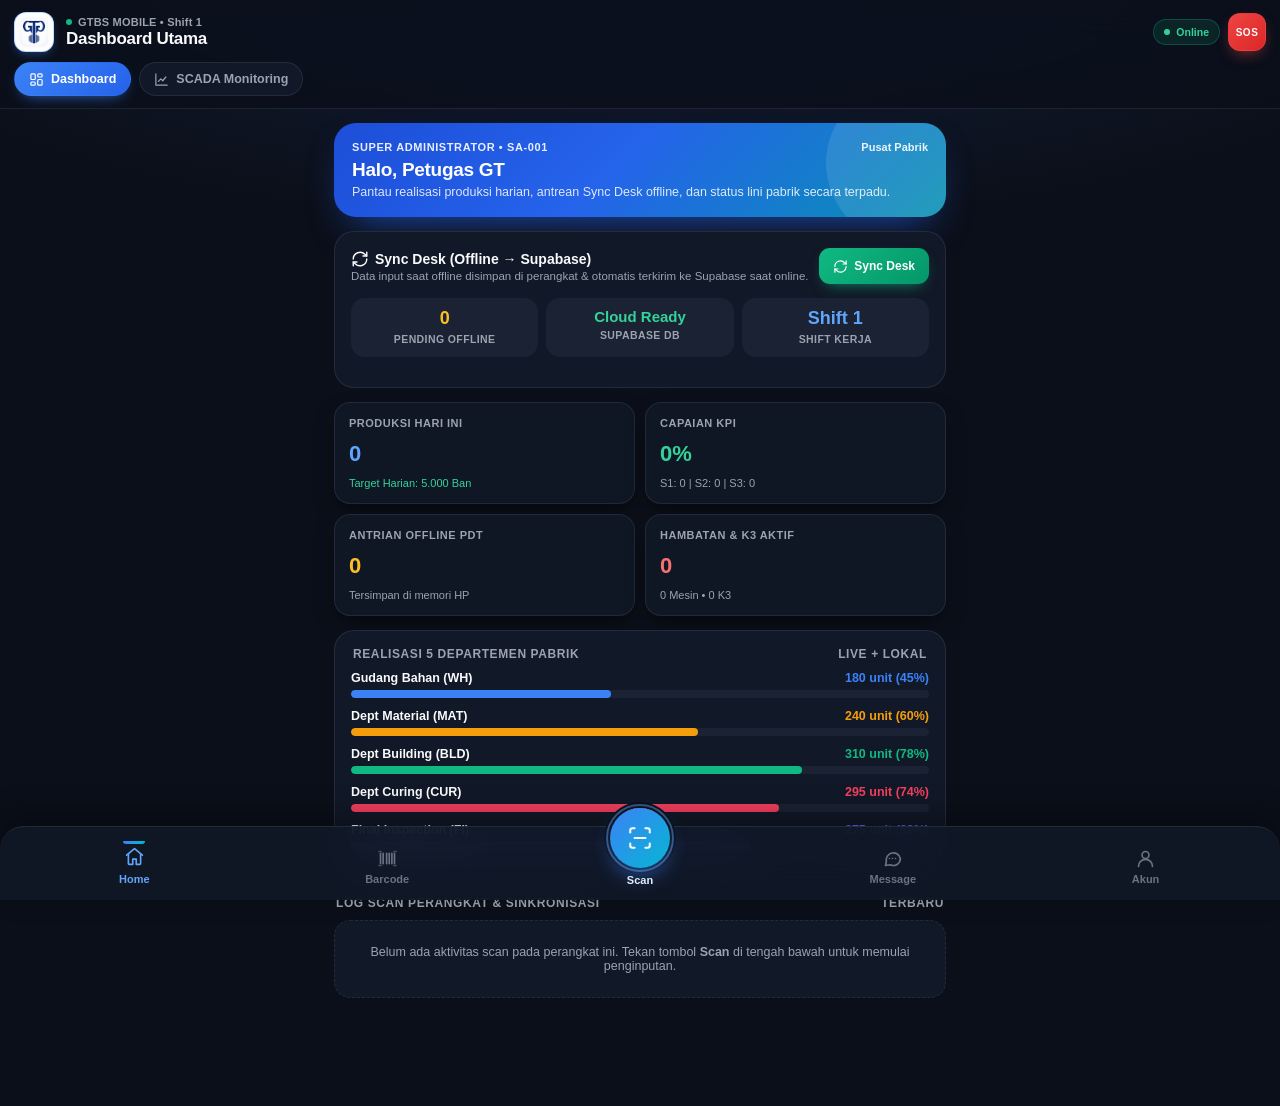
<file: mobile/app/src/main/assets/www/index.html>
<!DOCTYPE html>
<html lang="id" data-theme="dark">
<head>
    <meta charset="UTF-8">
    <meta name="viewport" content="width=device-width, initial-scale=1.0, maximum-scale=1.0, user-scalable=no, viewport-fit=cover">
    <title>GT Barcode System - Mobile PDT</title>
    <link rel="icon" type="image/png" href="assets/img/Logo_Aplikasi.png">
    <link rel="stylesheet" href="assets/css/style.css">
    <link rel="stylesheet" href="assets/css/mobile.css">
    <script>
        document.documentElement.setAttribute('data-theme', localStorage.getItem('gtbs_theme') || 'dark');
    </script>
    <style>
        /* Tambahan komponen mikro selaras 100% dengan design system mobile.css */
        .m-dept-bar-row { margin-bottom: 11px; }
        .m-dept-bar-head { display: flex; justify-content: space-between; font-size: 12.5px; font-weight: 700; margin-bottom: 5px; }
        .m-dept-track { height: 8px; border-radius: 999px; background: var(--m-surface-2); overflow: hidden; }
        .m-dept-fill { height: 100%; border-radius: 999px; transition: width .35s ease; }

        .m-badge-pill {
            display: inline-flex; align-items: center; gap: 5px;
            padding: 3px 9px; border-radius: 999px;
            font-size: 10.5px; font-weight: 800; letter-spacing: .3px;
        }
        .m-badge-pill.synced { background: rgba(16, 185, 129, 0.15); color: #34d399; border: 1px solid rgba(16, 185, 129, 0.3); }
        .m-badge-pill.pending { background: rgba(245, 158, 11, 0.16); color: #fbbf24; border: 1px solid rgba(245, 158, 11, 0.35); }
        .m-badge-pill.danger { background: rgba(239, 68, 68, 0.16); color: #f87171; border: 1px solid rgba(239, 68, 68, 0.35); }
        .m-badge-pill.info { background: rgba(59, 130, 246, 0.16); color: #60a5fa; border: 1px solid rgba(59, 130, 246, 0.35); }

        .m-form-card {
            background: var(--m-surface);
            border: 1px solid var(--m-border);
            border-radius: 20px;
            padding: 16px;
            margin-bottom: 14px;
        }
        .m-field { margin-bottom: 12px; }
        .m-field label {
            display: block; font-size: 11.5px; font-weight: 700;
            color: var(--m-text-2); margin-bottom: 6px; text-transform: uppercase; letter-spacing: .4px;
        }
        .m-field input, .m-field select, .m-field textarea {
            width: 100%; min-height: 46px; padding: 10px 13px;
            border-radius: 12px; border: 1px solid var(--m-border);
            background: var(--m-surface-2); color: var(--m-text);
            font-size: 14.5px; font-weight: 600; outline: none;
        }
        .m-field textarea { min-height: 78px; resize: vertical; }
        .m-field input:focus, .m-field select:focus, .m-field textarea:focus {
            border-color: var(--m-accent);
            box-shadow: 0 0 0 3px rgba(59, 130, 246, 0.2);
        }
        .m-row-2 { display: grid; grid-template-columns: 1fr 1fr; gap: 10px; }

        .m-btn-primary {
            width: 100%; height: 48px; border-radius: 13px; border: none;
            background: linear-gradient(135deg, #2563eb 0%, #0284c7 100%);
            color: #fff; font-size: 14.5px; font-weight: 800;
            display: inline-flex; align-items: center; justify-content: center; gap: 8px;
            cursor: pointer; box-shadow: 0 10px 22px -8px rgba(37, 99, 235, 0.7);
        }
        .m-btn-primary:active { transform: scale(0.98); }

        .m-btn-danger-full {
            width: 100%; height: 48px; border-radius: 13px; border: none;
            background: linear-gradient(135deg, #ef4444 0%, #b91c1c 100%);
            color: #fff; font-size: 14.5px; font-weight: 800;
            display: inline-flex; align-items: center; justify-content: center; gap: 8px;
            cursor: pointer; box-shadow: 0 10px 22px -8px rgba(239, 68, 68, 0.7);
        }

        .m-cam-box {
            position: relative; width: 100%; border-radius: 16px; overflow: hidden;
            background: #000; aspect-ratio: 4/3; margin-bottom: 12px;
            border: 1px solid rgba(56, 189, 248, 0.4);
        }
        .m-cam-box video { width: 100%; height: 100%; object-fit: cover; }
        .m-cam-line {
            position: absolute; left: 10%; right: 10%; top: 50%; height: 2px;
            background: #22d3ee; box-shadow: 0 0 12px #22d3ee;
        }
        .m-barcode-svg-box {
            background: #ffffff; color: #0f172a; border-radius: 14px;
            padding: 14px; text-align: center; margin-top: 10px;
        }
        .m-empty {
            text-align: center; padding: 24px 14px; color: var(--m-text-2);
            font-size: 12.5px; background: var(--m-surface);
            border: 1px dashed var(--m-border); border-radius: 16px;
        }
    </style>
</head>
<body class="m-app">

<!-- ==================== TOP APP BAR (1:1 DENGAN includes/header.php) ==================== -->
<div class="m-appbar">
    <div class="m-appbar-row">
        <a href="#home/dashboard" class="m-brand" title="GT Barcode System">
            <img src="assets/img/Logo_Aplikasi.png" alt="GT">
        </a>
        <div class="m-titles">
            <div class="m-eyebrow">
                <span class="m-live-dot"></span>
                <span id="appEyebrowText">GTBS MOBILE &bull; Shift 1</span>
            </div>
            <div class="m-title" id="appPageTitle">Dashboard Utama</div>
        </div>
        <div class="m-actions">
            <span class="m-net offline" id="mNetBadge" onclick="handleNetBadgeTap()">
                <i></i> <span id="mNetText">Offline (PDT)</span>
            </span>
            <button type="button" class="m-icon-btn m-sos" onclick="openAppModal('sosEmergencyModal')" title="Darurat K3">
                SOS
            </button>
        </div>
    </div>
    <div class="m-chips" id="appSubChips"></div>
</div>

<!-- ==================== MAIN CONTENT BODY ==================== -->
<div class="main-wrapper">
    <div class="content-body" id="appViewContainer"></div>
</div>

<!-- ==================== MODAL 1: DARURAT MEDIS & K3 (SOS) ==================== -->
<div class="modal-overlay" id="sosEmergencyModal">
    <div class="modal-dialog" style="max-width:480px;">
        <div class="modal-header" style="background:rgba(239,68,68,0.1);">
            <h3 class="modal-title" style="color:#ef4444;">Panggilan Darurat Medis &amp; K3 (SOS)</h3>
            <button class="modal-close" type="button" onclick="closeAppModal('sosEmergencyModal')">&times;</button>
        </div>
        <form id="globalSosForm">
            <div class="modal-body">
                <p style="font-size:13px;color:var(--m-text-2);margin-bottom:14px;">
                    Gunakan fitur ini untuk kecelakaan kerja, kebakaran, atau darurat medis. Saat Offline, laporan disimpan di PDT dan otomatis dikirim begitu sinyal tersedia.
                </p>
                <div class="m-field">
                    <label>Lokasi Kejadian (Dept / Mesin / Line) *</label>
                    <input type="text" id="sosLocationInput" placeholder="Contoh: Gedung Curing Line B - Press A08" required>
                </div>
                <div class="m-field">
                    <label>Kondisi Pasien / Insiden *</label>
                    <textarea id="sosConditionInput" rows="2" placeholder="Jelaskan kondisi korban atau insiden darurat..." required></textarea>
                </div>
            </div>
            <div class="modal-footer">
                <button type="button" class="btn btn-secondary" onclick="closeAppModal('sosEmergencyModal')">Tutup</button>
                <button type="submit" class="btn btn-danger" style="font-weight:800;">PANGGIL AMBULANS SEKARANG</button>
            </div>
        </form>
    </div>
</div>

<!-- ==================== MODAL 2: KAMERA SCANNER HP ==================== -->
<div class="modal-overlay" id="cameraScanModal">
    <div class="modal-dialog" style="max-width:480px;">
        <div class="modal-header">
            <h3 class="modal-title">Scanner Kamera HP / PDT</h3>
            <button class="modal-close" type="button" onclick="stopCameraScanner()">&times;</button>
        </div>
        <div class="modal-body">
            <div class="m-cam-box">
                <video id="camVideo" playsinline muted autoplay></video>
                <div class="m-cam-line"></div>
            </div>
            <p style="font-size:12px;color:var(--m-text-2);text-align:center;" id="camStatusHint">
                Arahkan kamera ke label Barcode / QR Code ban atau material.
            </p>
        </div>
        <div class="modal-footer">
            <button type="button" class="btn btn-secondary" onclick="stopCameraScanner()">Tutup Kamera</button>
        </div>
    </div>
</div>

<!-- ==================== MODAL 3: KONFIRMASI LOGOUT EKSPLISIT ==================== -->
<div class="modal-overlay" id="logoutConfirmModal">
    <div class="modal-dialog" style="max-width:440px;">
        <div class="modal-header">
            <h3 class="modal-title">Konfirmasi Keluar Akun</h3>
            <button class="modal-close" type="button" onclick="closeAppModal('logoutConfirmModal')">&times;</button>
        </div>
        <div class="modal-body">
            <p style="font-size:13.5px;color:var(--m-text-2);line-height:1.5;">
                Apakah Anda yakin ingin mengakhiri sesi kerja pada terminal ini? Data antrean scan offline (<b id="logoutPendingInfo">0</b> item) tetap tersimpan aman di perangkat dan tidak akan hilang.
            </p>
        </div>
        <div class="modal-footer">
            <button type="button" class="btn btn-secondary" onclick="closeAppModal('logoutConfirmModal')">Batal</button>
            <button type="button" class="btn btn-danger" onclick="confirmExplicitLogout()" style="font-weight:800;">Ya, Keluar Akun</button>
        </div>
    </div>
</div>

<!-- ==================== SCANNER HUD (1:1 DENGAN includes/footer.php) ==================== -->
<div class="m-scan-hud" id="mScanHud">
    <div class="m-scan-hud-icon" id="hudIconSlot"></div>
    <div class="m-scan-hud-text">
        <b>Scanner Laser PDT Siap</b>
        <small>Tembakkan sensor laser ke barcode atau gunakan kamera HP.</small>
    </div>
    <button type="button" onclick="startCameraScanner()" style="border-color:#38bdf8;color:#38bdf8;margin-right:4px;">Kamera</button>
    <button type="button" onclick="document.getElementById('mScanHud').classList.remove('show')">Tutup</button>
</div>

<!-- ==================== BOTTOM NAVIGATION BAR 5-TAB (1:1 DENGAN includes/footer.php) ==================== -->
<nav class="m-bottom-nav">
    <a href="#home" class="m-nav-item active" id="navTab-home" onclick="navigateTab('home'); return false;">
        <svg width="21" height="21" viewBox="0 0 24 24" fill="none" stroke="currentColor" stroke-width="1.9" stroke-linecap="round" stroke-linejoin="round"><path d="M3 10.5 12 3l9 7.5"/><path d="M5 9.5V20a1 1 0 0 0 1 1h4v-6h4v6h4a1 1 0 0 0 1-1V9.5"/></svg>
        <span>Home</span>
    </a>

    <a href="#barcode" class="m-nav-item" id="navTab-barcode" onclick="navigateTab('barcode'); return false;">
        <svg width="21" height="21" viewBox="0 0 24 24" fill="none" stroke="currentColor" stroke-width="1.9" stroke-linecap="round" stroke-linejoin="round"><path d="M4 6v12M7 6v12M11 6v12M14 6v12M17 6v12M20 6v12"/><path d="M2 4h3M19 4h3M2 20h3M19 20h3" opacity=".55"/></svg>
        <span class="m-nav-badge" id="mBarcodeNavBadge">0</span>
        <span>Barcode</span>
    </a>

    <button type="button" class="m-nav-item m-scan-action" id="navCenterScanBtn" onclick="handleCenterScanAction()">
        <div class="m-scan-btn">
            <svg width="26" height="26" viewBox="0 0 24 24" fill="none" stroke="currentColor" stroke-width="1.9" stroke-linecap="round" stroke-linejoin="round"><path d="M3 7V5a2 2 0 0 1 2-2h2M17 3h2a2 2 0 0 1 2 2v2M21 17v2a2 2 0 0 1-2 2h-2M7 21H5a2 2 0 0 1-2-2v-2"/><path d="M7 12h10"/></svg>
        </div>
        <span>Scan</span>
    </button>

    <a href="#message" class="m-nav-item" id="navTab-message" onclick="navigateTab('message'); return false;">
        <svg width="21" height="21" viewBox="0 0 24 24" fill="none" stroke="currentColor" stroke-width="1.9" stroke-linecap="round" stroke-linejoin="round"><path d="M21 12a8 8 0 0 1-11.6 7.1L4 20l1-4.6A8 8 0 1 1 21 12Z"/><path d="M8.5 12h.01M12 12h.01M15.5 12h.01"/></svg>
        <span>Message</span>
    </a>

    <a href="#akun" class="m-nav-item" id="navTab-akun" onclick="navigateTab('akun'); return false;">
        <svg width="21" height="21" viewBox="0 0 24 24" fill="none" stroke="currentColor" stroke-width="1.9" stroke-linecap="round" stroke-linejoin="round"><circle cx="12" cy="8" r="4"/><path d="M4 21a8 8 0 0 1 16 0"/></svg>
        <span>Akun</span>
    </a>
</nav>

<script>
(function () {
    'use strict';

    // ==================== SVG ICON REGISTRY (1:1 DENGAN helpers/mobile.php) ====================
    const ICONS = {
        home:      '<path d="M3 10.5 12 3l9 7.5"/><path d="M5 9.5V20a1 1 0 0 0 1 1h4v-6h4v6h4a1 1 0 0 0 1-1V9.5"/>',
        barcode:   '<path d="M4 6v12M7 6v12M11 6v12M14 6v12M17 6v12M20 6v12"/><path d="M2 4h3M19 4h3M2 20h3M19 20h3" opacity=".55"/>',
        scan:      '<path d="M3 7V5a2 2 0 0 1 2-2h2M17 3h2a2 2 0 0 1 2 2v2M21 17v2a2 2 0 0 1-2 2h-2M7 21H5a2 2 0 0 1-2-2v-2"/><path d="M7 12h10"/>',
        dashboard: '<rect x="3" y="3" width="7" height="9" rx="1.5"/><rect x="14" y="3" width="7" height="5" rx="1.5"/><rect x="14" y="12" width="7" height="9" rx="1.5"/><rect x="3" y="16" width="7" height="5" rx="1.5"/>',
        scada:     '<path d="M3 3v18h18"/><path d="m7 15 4-4 3 3 5-6"/>',
        search:    '<circle cx="11" cy="11" r="7"/><path d="m20 20-3.5-3.5"/>',
        tag:       '<path d="M20.6 13.4 13.4 20.6a2 2 0 0 1-2.8 0L3 13V3h10l7.6 7.6a2 2 0 0 1 0 2.8Z"/><circle cx="7.5" cy="7.5" r="1.5"/>',
        bolt:      '<path d="M13 2 4 14h7l-1 8 9-12h-7l1-8Z"/>',
        box:       '<path d="M21 8 12 3 3 8v8l9 5 9-5V8Z"/><path d="m3 8 9 5 9-5M12 13v8"/>',
        layers:    '<path d="m12 3 9 5-9 5-9-5 9-5Z"/><path d="m3 13 9 5 9-5"/>',
        build:     '<path d="M3 21h18M5 21V8l7-5 7 5v13"/><path d="M9 21v-6h6v6"/>',
        flame:     '<path d="M12 22a7 7 0 0 0 7-7c0-4-3-6-4-9-1 2-2 3-4 3 0-2-1-4-2-5-1 4-4 6-4 11a7 7 0 0 0 7 7Z"/>',
        check:     '<circle cx="12" cy="12" r="9"/><path d="m8 12 3 3 5-6"/>',
        alert:     '<path d="M10.3 3.9 1.8 18a2 2 0 0 0 1.7 3h17a2 2 0 0 0 1.7-3L13.7 3.9a2 2 0 0 0-3.4 0Z"/><path d="M12 9v4M12 17h.01"/>',
        chat:      '<path d="M4 5h16v11H8l-4 4V5Z"/><path d="M8 10h8M8 13h5"/>',
        shield:    '<path d="M12 3 4 6v6c0 5 3.5 8 8 9 4.5-1 8-4 8-9V6l-8-3Z"/><path d="M12 9v6M9 12h6"/>',
        users:     '<circle cx="9" cy="8" r="3.5"/><path d="M2 20a7 7 0 0 1 14 0"/><path d="M16 4.5a3.5 3.5 0 0 1 0 7M22 20a7 7 0 0 0-4-6.3"/>',
        sync:      '<path d="M21 12a9 9 0 0 1-15.5 6.2L3 16"/><path d="M3 12A9 9 0 0 1 18.5 5.8L21 8"/><path d="M3 21v-5h5M21 3v5h-5"/>',
        logout:    '<path d="M15 4h3a2 2 0 0 1 2 2v12a2 2 0 0 1-2 2h-3"/><path d="m10 17-5-5 5-5M5 12h11"/>',
        moon:      '<path d="M20 14.5A8.5 8.5 0 0 1 9.5 4 8.5 8.5 0 1 0 20 14.5Z"/>',
        settings:  '<circle cx="12" cy="12" r="3"/><path d="M19.4 15a1.7 1.7 0 0 0 .3 1.8l.1.1a2 2 0 1 1-2.8 2.8l-.1-.1a1.7 1.7 0 0 0-1.8-.3 1.7 1.7 0 0 0-1 1.5V21a2 2 0 1 1-4 0v-.1a1.7 1.7 0 0 0-1.1-1.5 1.7 1.7 0 0 0-1.8.3l-.1.1a2 2 0 1 1-2.8-2.8l.1-.1a1.7 1.7 0 0 0 .3-1.8 1.7 1.7 0 0 0-1.5-1H3a2 2 0 1 1 0-4h.1a1.7 1.7 0 0 0 1.5-1.1 1.7 1.7 0 0 0-.3-1.8l-.1-.1a2 2 0 1 1 2.8-2.8l.1.1a1.7 1.7 0 0 0 1.8.3H9a1.7 1.7 0 0 0 1-1.5V3a2 2 0 1 1 4 0v.1a1.7 1.7 0 0 0 1 1.5 1.7 1.7 0 0 0 1.8-.3l.1-.1a2 2 0 1 1 2.8 2.8l-.1.1a1.7 1.7 0 0 0-.3 1.8V9a1.7 1.7 0 0 0 1.5 1H21a2 2 0 1 1 0 4h-.1a1.7 1.7 0 0 0-1.5 1Z"/>',
        chevron:   '<path d="m9 6 6 6-6 6"/>',
        wifi:      '<path d="M5 12.5a10 10 0 0 1 14 0M8.5 16a5 5 0 0 1 7 0M2 9a15 15 0 0 1 20 0"/><path d="M12 19.5h.01"/>',
        id:        '<rect x="3" y="5" width="18" height="14" rx="2"/><circle cx="9" cy="11" r="2.2"/><path d="M5.5 16a3.5 3.5 0 0 1 7 0M15 10h3M15 13h3"/>'
    };

    function icon(name, size) {
        const s = size || 20;
        const p = ICONS[name] || ICONS.box;
        return '<svg width="' + s + '" height="' + s + '" viewBox="0 0 24 24" fill="none" stroke="currentColor" stroke-width="1.9" stroke-linecap="round" stroke-linejoin="round">' + p + '</svg>';
    }

    document.getElementById('hudIconSlot').innerHTML = icon('scan', 24);

    // ==================== METADATA DEPARTEMEN PABRIK ====================
    const DEPT_META = {
        WH:  { id: 1, code: 'WH',  label: 'Gudang Bahan',     icon: 'box',    color: '#3b82f6', unit: 'Kg',  machineHint: 'FORKLIFT-WH01', barcodeHint: 'MAT-NR-2610-001' },
        MAT: { id: 2, code: 'MAT', label: 'Dept Material',    icon: 'layers', color: '#f59e0b', unit: 'Batch', machineHint: 'BANBURY-MX02', barcodeHint: 'CMP-MB102-0089' },
        BLD: { id: 3, code: 'BLD', label: 'Dept Building',    icon: 'build',  color: '#10b981', unit: 'Pcs', machineHint: 'TBM-PCR-04',   barcodeHint: 'GT-RDL-2610-0192' },
        CUR: { id: 4, code: 'CUR', label: 'Dept Curing',      icon: 'flame',  color: '#f43f5e', unit: 'Pcs', machineHint: 'CUR-PRESS-A08', barcodeHint: 'GT-RDL-2610-0192' },
        FI:  { id: 5, code: 'FI',  label: 'Final Inspection', icon: 'check',  color: '#6366f1', unit: 'Pcs', machineHint: 'FI-UNIFORM-02', barcodeHint: 'GT-RDL-2610-0192' }
    };

    const ROLE_LABELS = {
        super_admin: 'Super Administrator',
        plant_head: 'Plant Head',
        asst_plant_head: 'Asst Plant Head',
        dept_head: 'Department Head',
        asst_dept_head: 'Asst Department Head',
        admin_dept: 'Admin Departemen',
        section_head: 'Section Head',
        leader: 'Leader Produksi',
        operator: 'Operator Lapangan'
    };

    let STATE = {
        session: { isLoggedIn: true, userId: 1, nik: 'SA-001', username: 'superadmin', fullName: 'Petugas GT', role: 'super_admin', deptId: 0, deptCode: '', deptName: 'Pusat Pabrik', sectionId: 0, sectionCode: '', sectionName: 'Semua Seksi', stationCode: 'CURING' },
        isOnline: false,
        shift: { number: 1, hours: '06:00 - 14:00', time: '08:00:00' },
        pendingCount: 0,
        pendingBreakdown: { scans: 0, k3: 0, downtime: 0, barcodes: 0 },
        dashboard: { totalProducedToday: 0, kpiTargetPercentage: 0, activeK3Incidents: 0, activeDowntimeMachines: 0, shift1Count: 0, shift2Count: 0, shift3Count: 0 },
        departments: [],
        sections: [],
        racks: [],
        barcodes: [],
        generatedBarcodes: [],
        scans: [],
        k3Calls: [],
        downtimeEvents: [],
        messages: [],
        users: [],
        activeTab: 'home',
        activeSub: 'dashboard',
        navHistory: []
    };

    function esc(s) {
        if (s === null || s === undefined) return '';
        return String(s).replace(/&/g, '&amp;').replace(/</g, '&lt;').replace(/>/g, '&gt;').replace(/"/g, '&quot;');
    }

    // ==================== TOAST NOTIFICATION ====================
    window.showMobileToast = function (message, type) {
        let wrap = document.getElementById('mToastWrap');
        if (!wrap) {
            wrap = document.createElement('div');
            wrap.id = 'mToastWrap';
            wrap.className = 'm-toast-wrap';
            document.body.appendChild(wrap);
        }
        const t = document.createElement('div');
        t.className = 'm-toast ' + (type || 'info');
        t.textContent = message;
        wrap.appendChild(t);
        setTimeout(() => {
            t.style.opacity = '0';
            t.style.transform = 'translateY(-10px)';
            t.style.transition = 'all .25s ease';
            setTimeout(() => t.remove(), 260);
        }, 3000);
    };

    // ==================== LOAD NATIVE BOOTSTRAP DATA ====================
    function pullBootstrap() {
        if (window.AndroidPDT && typeof window.AndroidPDT.getBootstrapDataJson === 'function') {
            try {
                const raw = window.AndroidPDT.getBootstrapDataJson();
                const parsed = JSON.parse(raw);
                if (parsed && !parsed.error) {
                    if (parsed.session && !parsed.session.isLoggedIn) {
                        window.location.replace('login.html');
                        return;
                    }
                    Object.assign(STATE, parsed);
                }
            } catch (e) {
                console.error('Bootstrap parse error', e);
            }
        }
        updateChromeHeader();
    }

    function isFieldRole() {
        const r = (STATE.session.role || '').toLowerCase();
        return r === 'operator' || r === 'leader' || r === 'section_head';
    }

    function isPlantWideRole() {
        const r = (STATE.session.role || '').toLowerCase();
        return r === 'super_admin' || r === 'plant_head' || r === 'asst_plant_head';
    }

    function canGenerateBarcode() {
        const r = (STATE.session.role || '').toLowerCase();
        return r === 'super_admin' || r === 'plant_head' || r === 'asst_plant_head' || r === 'dept_head' || r === 'admin_dept';
    }

    function canManageUsers() {
        return (STATE.session.role || '').toLowerCase() === 'super_admin';
    }

    function getAllowedDeptCodes() {
        if (isPlantWideRole()) return ['WH', 'MAT', 'BLD', 'CUR', 'FI'];
        const dc = (STATE.session.deptCode || '').toUpperCase();
        if (dc && DEPT_META[dc]) return [dc];
        return ['CUR'];
    }

    // ==================== NAVIGATION MODEL (1:1 DENGAN helpers/mobile.php) ====================
    function getNavModel() {
        const allowed = getAllowedDeptCodes();
        const barcodeItems = [];

        if (isFieldRole()) {
            barcodeItems.push({ sub: 'lite', label: 'Input Stasiun', icon: 'bolt' });
            allowed.forEach(code => {
                barcodeItems.push({ sub: 'dept-' + code, label: DEPT_META[code].label, icon: DEPT_META[code].icon });
            });
            barcodeItems.push({ sub: 'terminal', label: 'Scan Terminal', icon: 'search' });
        } else {
            barcodeItems.push({ sub: 'hub', label: 'Pusat Barcode', icon: 'barcode' });
            barcodeItems.push({ sub: 'terminal', label: 'Scan Terminal', icon: 'search' });
            if (canGenerateBarcode()) {
                barcodeItems.push({ sub: 'generate', label: 'Generate Barcode', icon: 'tag' });
            }
            if ((STATE.session.role || '').toLowerCase() === 'super_admin') {
                barcodeItems.push({ sub: 'lite', label: 'Mode Lite', icon: 'bolt' });
            }
            allowed.forEach(code => {
                barcodeItems.push({ sub: 'dept-' + code, label: DEPT_META[code].label, icon: DEPT_META[code].icon });
            });
        }

        const akunItems = [{ sub: 'profile', label: 'Profil Saya', icon: 'id' }];
        if (canManageUsers()) {
            akunItems.push({ sub: 'users', label: 'Kelola Karyawan', icon: 'users' });
        }

        return {
            home: {
                defaultSub: 'dashboard',
                items: [
                    { sub: 'dashboard', label: 'Dashboard', icon: 'dashboard' },
                    { sub: 'scada', label: 'SCADA Monitoring', icon: 'scada' }
                ]
            },
            barcode: {
                defaultSub: isFieldRole() ? 'lite' : 'hub',
                items: barcodeItems
            },
            message: {
                defaultSub: 'downtime',
                items: [
                    { sub: 'downtime', label: 'Hambatan Mesin', icon: 'alert' },
                    { sub: 'broadcast', label: 'Pesan & Broadcast', icon: 'chat' },
                    { sub: 'k3', label: 'K3 & Darurat', icon: 'shield' }
                ]
            },
            akun: {
                defaultSub: canManageUsers() ? 'users' : 'profile',
                items: akunItems
            }
        };
    }

    function isCurrentSubScanCapable() {
        return STATE.activeTab === 'barcode' && (
            STATE.activeSub === 'hub' ||
            STATE.activeSub === 'lite' ||
            STATE.activeSub === 'terminal' ||
            STATE.activeSub.indexOf('dept-') === 0
        );
    }

    // ==================== HEADER, BADGES & ROUTER ====================
    function updateChromeHeader() {
        const shiftNum = (STATE.shift && STATE.shift.number) ? STATE.shift.number : 1;
        document.getElementById('appEyebrowText').innerHTML = 'GTBS MOBILE &bull; Shift ' + shiftNum;

        const netBadge = document.getElementById('mNetBadge');
        const netText = document.getElementById('mNetText');
        const online = window.AndroidPDT ? !!window.AndroidPDT.isOnline() : navigator.onLine;
        STATE.isOnline = online;

        if (online) {
            netBadge.className = 'm-net online';
            netText.textContent = 'Online';
        } else {
            netBadge.className = 'm-net offline';
            netText.textContent = 'Offline (PDT)';
        }

        const pCount = window.AndroidPDT ? window.AndroidPDT.getPendingCount() : STATE.pendingCount;
        STATE.pendingCount = pCount;
        const navBadge = document.getElementById('mBarcodeNavBadge');
        navBadge.textContent = pCount;
        if (pCount > 0) navBadge.classList.add('show');
        else navBadge.classList.remove('show');

        document.querySelectorAll('.m-pending-count').forEach(el => {
            el.textContent = pCount;
        });

        const scanActionBtn = document.getElementById('navCenterScanBtn');
        if (isCurrentSubScanCapable()) scanActionBtn.classList.add('armed');
        else scanActionBtn.classList.remove('armed');
    }

    window.navigateTab = function (tabKey, subKey, pushHistory) {
        const model = getNavModel();
        if (!model[tabKey]) tabKey = 'home';
        const targetSub = subKey || model[tabKey].defaultSub;

        if (pushHistory !== false && (STATE.activeTab !== tabKey || STATE.activeSub !== targetSub)) {
            STATE.navHistory.push({ tab: STATE.activeTab, sub: STATE.activeSub });
            if (STATE.navHistory.length > 20) STATE.navHistory.shift();
        }

        STATE.activeTab = tabKey;
        STATE.activeSub = targetSub;

        ['home', 'barcode', 'message', 'akun'].forEach(k => {
            const el = document.getElementById('navTab-' + k);
            if (el) el.className = 'm-nav-item' + (k === tabKey ? ' active' : '');
        });

        renderSubChips(model[tabKey].items);
        renderCurrentView();
        updateChromeHeader();
        window.scrollTo({ top: 0, behavior: 'smooth' });
    };

    function renderSubChips(items) {
        const wrap = document.getElementById('appSubChips');
        if (!items || items.length <= 1) {
            wrap.style.display = 'none';
            wrap.innerHTML = '';
            return;
        }
        wrap.style.display = 'flex';
        wrap.innerHTML = items.map(it => {
            const active = it.sub === STATE.activeSub ? ' active' : '';
            return '<a href="#' + STATE.activeTab + '/' + it.sub + '" class="m-chip' + active + '" onclick="navigateTab(\'' + STATE.activeTab + '\',\'' + it.sub + '\');return false;">' +
                icon(it.icon, 14) + '<span>' + esc(it.label) + '</span></a>';
        }).join('');
    }

    window.handleOfflineBack = function () {
        const openModals = document.querySelectorAll('.modal-overlay.active, .modal-overlay[style*="display: flex"]');
        if (openModals.length > 0) {
            stopCameraScanner();
            openModals.forEach(m => { m.classList.remove('active'); m.style.display = 'none'; });
            return true;
        }
        if (STATE.navHistory.length > 0) {
            const prev = STATE.navHistory.pop();
            navigateTab(prev.tab, prev.sub, false);
            return true;
        }
        return false;
    };

    // ==================== CENTER SCAN BUTTON (SESUAI SPESIFIKASI USER) ====================
    window.handleCenterScanAction = function () {
        if (!isCurrentSubScanCapable()) {
            const targetSub = isFieldRole() ? 'lite' : 'hub';
            showMobileToast('Membuka halaman Barcode & mengaktifkan Scanner...', 'info');
            navigateTab('barcode', targetSub);
            setTimeout(armActiveScannerInput, 180);
        } else {
            armActiveScannerInput();
        }
    };

    function armActiveScannerInput() {
        const inp = document.querySelector('#barcodeScannerInput, input[data-scanner="true"]');
        if (window.AndroidPDT) {
            window.AndroidPDT.triggerVibration(110);
            window.AndroidPDT.playSuccessBeep();
        }
        const hud = document.getElementById('mScanHud');
        if (hud) {
            hud.classList.add('show');
            clearTimeout(window.__hudTimer);
            window.__hudTimer = setTimeout(() => hud.classList.remove('show'), 5000);
        }
        if (inp) {
            inp.focus();
            if (inp.select) inp.select();
            inp.classList.add('m-scan-target');
            setTimeout(() => inp.classList.remove('m-scan-target'), 2500);
        }
    }

    // ==================== SYNC DESK WIDGET ====================
    function buildSyncDeskHtml() {
        const pCount = STATE.pendingCount || 0;
        const dbLabel = STATE.isOnline ? 'Cloud Ready' : 'Local SQLite';
        const dbColor = STATE.isOnline ? '#34d399' : '#fbbf24';
        const shiftNum = (STATE.shift && STATE.shift.number) ? STATE.shift.number : 1;

        return '<div class="m-sync-card">' +
            '<div style="display:flex;align-items:center;justify-content:space-between;gap:10px;">' +
                '<div>' +
                    '<div style="font-size:14px;font-weight:800;color:var(--m-text);display:flex;align-items:center;gap:6px;">' +
                        icon('sync', 18) + '<span>Sync Desk (Offline &rarr; Supabase)</span>' +
                    '</div>' +
                    '<div style="font-size:11.5px;color:var(--m-text-2);margin-top:2px;">' +
                        'Data input saat offline disimpan di perangkat &amp; otomatis terkirim ke Supabase saat online.' +
                    '</div>' +
                '</div>' +
                '<button type="button" class="m-sync-btn" id="mBtnSyncDesk" onclick="triggerMobileSync()">' +
                    icon('sync', 15) + '<span>Sync Desk</span>' +
                '</button>' +
            '</div>' +
            '<div class="m-sync-stats">' +
                '<div class="m-sync-stat">' +
                    '<b class="m-pending-count" style="color:#fbbf24;">' + pCount + '</b>' +
                    '<small>Pending Offline</small>' +
                '</div>' +
                '<div class="m-sync-stat">' +
                    '<b style="color:' + dbColor + ';font-size:15px;">' + dbLabel + '</b>' +
                    '<small>Supabase DB</small>' +
                '</div>' +
                '<div class="m-sync-stat">' +
                    '<b style="color:#60a5fa;">Shift ' + shiftNum + '</b>' +
                    '<small>Shift Kerja</small>' +
                '</div>' +
            '</div>' +
        '</div>';
    }

    window.triggerMobileSync = function () {
        const btn = document.getElementById('mBtnSyncDesk');
        if (btn) { btn.classList.add('spinning'); btn.disabled = true; }
        if (window.AndroidPDT) {
            window.AndroidPDT.syncNow();
        }
        setTimeout(() => {
            if (btn) { btn.classList.remove('spinning'); btn.disabled = false; }
        }, 2500);
    };

    window.handleNetBadgeTap = function () {
        if (STATE.isOnline && window.AndroidPDT) {
            showMobileToast('Terhubung ke Cloud Supabase. Menyinkronkan data...', 'success');
            window.AndroidPDT.syncNow();
        } else {
            showMobileToast('Mode Offline PDT Aktif: Seluruh input tersimpan aman di perangkat Anda.', 'warning');
        }
    };

    // ==================== VIEW RENDERERS ====================
    function renderCurrentView() {
        pullBootstrap();
        const box = document.getElementById('appViewContainer');
        const titleEl = document.getElementById('appPageTitle');

        if (STATE.activeTab === 'home') {
            if (STATE.activeSub === 'scada') {
                titleEl.textContent = 'SCADA Monitoring';
                box.innerHTML = renderScadaView();
            } else {
                titleEl.textContent = 'Dashboard Utama';
                box.innerHTML = renderDashboardView();
            }
        } else if (STATE.activeTab === 'barcode') {
            if (STATE.activeSub === 'terminal') {
                titleEl.textContent = 'Scan Terminal & Traceability';
                box.innerHTML = renderScanTerminalView();
                bindScanTerminalEvents();
            } else if (STATE.activeSub === 'generate') {
                titleEl.textContent = 'Generate Barcode Label';
                box.innerHTML = renderGenerateBarcodeView();
                bindGenerateBarcodeEvents();
            } else if (STATE.activeSub === 'lite') {
                titleEl.textContent = 'Input Stasiun (Mode Lite PDT)';
                box.innerHTML = renderOperatorLiteView();
                bindStationFormEvents('liteScanForm');
            } else if (STATE.activeSub.indexOf('dept-') === 0) {
                const code = STATE.activeSub.replace('dept-', '');
                const meta = DEPT_META[code] || DEPT_META.CUR;
                titleEl.textContent = meta.label;
                box.innerHTML = renderDepartmentStationView(code);
                bindStationFormEvents('deptScanForm');
            } else {
                titleEl.textContent = 'Pusat Barcode & Scanner';
                box.innerHTML = renderBarcodeHubView();
                bindBarcodeHubEvents();
            }
        } else if (STATE.activeTab === 'message') {
            if (STATE.activeSub === 'broadcast') {
                titleEl.textContent = 'Pesan & Broadcast Pabrik';
                box.innerHTML = renderBroadcastView();
                bindBroadcastEvents();
            } else if (STATE.activeSub === 'k3') {
                titleEl.textContent = 'Pusat Tanggap K3 & Darurat';
                box.innerHTML = renderK3EmergencyView();
                bindK3InlineEvents();
            } else {
                titleEl.textContent = 'Hambatan Mesin (4M Breakdown)';
                box.innerHTML = renderDowntimeView();
                bindDowntimeEvents();
            }
        } else if (STATE.activeTab === 'akun') {
            if (STATE.activeSub === 'users' && canManageUsers()) {
                titleEl.textContent = 'Kelola Karyawan';
                box.innerHTML = renderUsersManagementView();
                bindUserSearchEvents();
            } else {
                titleEl.textContent = 'Akun Pengguna';
                box.innerHTML = renderAccountProfileView();
            }
        }
    }

    // ---------- 1. HOME -> DASHBOARD ----------
    function renderDashboardView() {
        const u = STATE.session;
        const d = STATE.dashboard || {};
        const roleName = ROLE_LABELS[u.role] || u.role || 'Karyawan';

        const deptCounts = { 1: 0, 2: 0, 3: 0, 4: 0, 5: 0 };
        (STATE.scans || []).forEach(s => {
            const id = s.dept_id || s.deptId || 4;
            deptCounts[id] = (deptCounts[id] || 0) + (Number(s.qty) || 1);
        });

        const recentHtml = (STATE.scans && STATE.scans.length > 0)
            ? STATE.scans.slice(0, 8).map(s => {
                const synced = (s.sync_status === 1 || s.syncStatus === 1);
                return '<div class="m-list-item">' +
                    '<div class="m-li-icon">' + icon('barcode', 18) + '</div>' +
                    '<div class="m-li-text">' +
                        '<b>' + esc(s.barcode) + ' <span style="font-size:11px;color:#60a5fa;">(' + esc(s.qty || 1) + ' ' + esc(s.unit || 'Pcs') + ')</span></b>' +
                        '<small>' + esc(s.action_type || s.actionType || 'PDT_SCAN') + ' &bull; ' + esc(s.details || '') + ' &bull; ' + esc(s.created_at || s.createdAt || '') + '</small>' +
                    '</div>' +
                    '<span class="m-badge-pill ' + (synced ? 'synced' : 'pending') + '">' + (synced ? 'Supabase' : 'Offline') + '</span>' +
                '</div>';
            }).join('')
            : '<div class="m-empty">Belum ada aktivitas scan pada perangkat ini. Tekan tombol <b>Scan</b> di tengah bawah untuk memulai penginputan.</div>';

        const deptBars = [
            { id: 1, name: 'Gudang Bahan (WH)', color: '#3b82f6', base: 180 },
            { id: 2, name: 'Dept Material (MAT)', color: '#f59e0b', base: 240 },
            { id: 3, name: 'Dept Building (BLD)', color: '#10b981', base: 310 },
            { id: 4, name: 'Dept Curing (CUR)', color: '#f43f5e', base: 295 },
            { id: 5, name: 'Final Inspection (FI)', color: '#6366f1', base: 275 }
        ].map(row => {
            const val = (d.totalProducedToday > 0 ? Math.round(d.totalProducedToday / 5) : row.base) + Math.round(deptCounts[row.id] || 0);
            const pct = Math.min(100, Math.max(18, Math.round((val / 400) * 100)));
            return '<div class="m-dept-bar-row">' +
                '<div class="m-dept-bar-head"><span>' + row.name + '</span><span style="color:' + row.color + ';">' + val + ' unit (' + pct + '%)</span></div>' +
                '<div class="m-dept-track"><div class="m-dept-fill" style="width:' + pct + '%;background:' + row.color + ';"></div></div>' +
            '</div>';
        }).join('');

        return '<div class="m-hero">' +
                '<div style="display:flex;justify-content:space-between;align-items:center;margin-bottom:6px;">' +
                    '<span style="font-size:11px;font-weight:800;text-transform:uppercase;letter-spacing:.6px;opacity:.9;">' + esc(roleName) + ' &bull; ' + esc(u.nik) + '</span>' +
                    '<span style="font-size:11px;font-weight:700;opacity:.9;">' + esc(u.deptName || 'PT Gajah Tunggal Tbk') + '</span>' +
                '</div>' +
                '<h2>Halo, ' + esc(u.fullName || u.username) + '</h2>' +
                '<p>Pantau realisasi produksi harian, antrean Sync Desk offline, dan status lini pabrik secara terpadu.</p>' +
            '</div>' +

            buildSyncDeskHtml() +

            '<div class="kpi-grid" style="display:grid;margin-bottom:14px;">' +
                '<div class="card kpi-card" style="margin:0;">' +
                    '<div class="kpi-title" style="color:var(--m-text-2);font-weight:700;">PRODUKSI HARI INI</div>' +
                    '<div class="kpi-value" style="color:#60a5fa;font-weight:800;margin-top:4px;">' + (d.totalProducedToday || 0) + '</div>' +
                    '<div style="font-size:11px;color:#34d399;margin-top:2px;">Target Harian: 5.000 Ban</div>' +
                '</div>' +
                '<div class="card kpi-card" style="margin:0;">' +
                    '<div class="kpi-title" style="color:var(--m-text-2);font-weight:700;">CAPAIAN KPI</div>' +
                    '<div class="kpi-value" style="color:#34d399;font-weight:800;margin-top:4px;">' + (d.kpiTargetPercentage || 0) + '%</div>' +
                    '<div style="font-size:11px;color:var(--m-text-2);margin-top:2px;">S1: ' + (d.shift1Count || 0) + ' | S2: ' + (d.shift2Count || 0) + ' | S3: ' + (d.shift3Count || 0) + '</div>' +
                '</div>' +
                '<div class="card kpi-card" style="margin:0;">' +
                    '<div class="kpi-title" style="color:var(--m-text-2);font-weight:700;">ANTRIAN OFFLINE PDT</div>' +
                    '<div class="kpi-value m-pending-count" style="color:#fbbf24;font-weight:800;margin-top:4px;">' + (STATE.pendingCount || 0) + '</div>' +
                    '<div style="font-size:11px;color:var(--m-text-2);margin-top:2px;">Tersimpan di memori HP</div>' +
                '</div>' +
                '<div class="card kpi-card" style="margin:0;">' +
                    '<div class="kpi-title" style="color:var(--m-text-2);font-weight:700;">HAMBATAN &amp; K3 AKTIF</div>' +
                    '<div class="kpi-value" style="color:#f87171;font-weight:800;margin-top:4px;">' + ((d.activeDowntimeMachines || 0) + (d.activeK3Incidents || 0)) + '</div>' +
                    '<div style="font-size:11px;color:var(--m-text-2);margin-top:2px;">' + (d.activeDowntimeMachines || 0) + ' Mesin &bull; ' + (d.activeK3Incidents || 0) + ' K3</div>' +
                '</div>' +
            '</div>' +

            '<div class="m-form-card">' +
                '<div class="m-section-title" style="margin-top:0;"><span>Realisasi 5 Departemen Pabrik</span><span>Live + Lokal</span></div>' +
                deptBars +
            '</div>' +

            '<div class="m-section-title"><span>Log Scan Perangkat &amp; Sinkronisasi</span><span>Terbaru</span></div>' +
            (recentHtml.indexOf('m-empty') !== -1 ? recentHtml : '<div class="m-list">' + recentHtml + '</div>');
    }

    // ---------- 2. HOME -> SCADA MONITORING ----------
    function renderScadaView() {
        const d = STATE.dashboard || {};
        const machines = [
            { code: 'BANBURY-MX01', dept: 'MAT', status: 'RUNNING', temp: '158°C', rpm: '42 RPM', oee: '94%' },
            { code: 'CALENDER-CL02', dept: 'MAT', status: 'RUNNING', temp: '96°C', rpm: '28 m/m', oee: '91%' },
            { code: 'TBM-PCR-01', dept: 'BLD', status: 'RUNNING', temp: '34°C', rpm: '38 GT/j', oee: '95%' },
            { code: 'TBM-SUV-04', dept: 'BLD', status: 'RUNNING', temp: '35°C', rpm: '31 GT/j', oee: '89%' },
            { code: 'CUR-PRESS-A01', dept: 'CUR', status: 'VULCANIZING', temp: '176°C', rpm: '14.2 Bar', oee: '96%' },
            { code: 'CUR-PRESS-B05', dept: 'CUR', status: (STATE.downtimeEvents && STATE.downtimeEvents.length > 0) ? 'BREAKDOWN' : 'RUNNING', temp: '172°C', rpm: '13.9 Bar', oee: '82%' },
            { code: 'FI-XRAY-01', dept: 'FI', status: 'RUNNING', temp: '29°C', rpm: '120 Ban/j', oee: '97%' }
        ];

        return '<div class="m-hero" style="background:linear-gradient(135deg,#0f172a 0%,#1e3a8a 55%,#0e7490 100%);">' +
                '<div style="font-size:11px;font-weight:800;text-transform:uppercase;opacity:.85;margin-bottom:4px;">Plant Telemetry &amp; OEE</div>' +
                '<h2>SCADA Monitoring Lini Pabrik</h2>' +
                '<p>Pemantauan parameter suhu vulkanisasi, tekanan uap curing press, status TBM, dan alarm 4M secara terpusat.</p>' +
            '</div>' +

            '<div class="m-kv" style="margin-bottom:14px;">' +
                '<div><small>OEE Rata-Rata Plant</small><b style="color:#34d399;">92.4% (Optimal)</b></div>' +
                '<div><small>Press Curing Aktif</small><b style="color:#60a5fa;">208 / 210 Mesin</b></div>' +
                '<div><small>Suhu Steam Header</small><b style="color:#fbbf24;">175.8 °C</b></div>' +
                '<div><small>Alarm Breakdown</small><b style="color:#f87171;">' + (d.activeDowntimeMachines || 0) + ' Titik</b></div>' +
            '</div>' +

            '<div class="m-section-title"><span>Status Mesin Utama</span><span>SCADA Node</span></div>' +
            '<div class="m-list">' +
                machines.map(m => {
                    const isErr = m.status === 'BREAKDOWN';
                    return '<div class="m-list-item">' +
                        '<div class="m-li-icon" style="background:' + (isErr ? 'rgba(239,68,68,.15);color:#f87171;' : 'rgba(16,185,129,.15);color:#34d399;') + '">' + icon('scada', 18) + '</div>' +
                        '<div class="m-li-text">' +
                            '<b>' + m.code + ' <span style="font-size:11px;color:var(--m-text-2);">[' + m.dept + ']</span></b>' +
                            '<small>Param: ' + m.temp + ' &bull; ' + m.rpm + ' &bull; OEE ' + m.oee + '</small>' +
                        '</div>' +
                        '<span class="m-badge-pill ' + (isErr ? 'danger' : 'synced') + '">' + m.status + '</span>' +
                    '</div>';
                }).join('') +
            '</div>';
    }

    // ---------- 3. BARCODE -> PUSAT BARCODE (1:1 DENGAN mobile_barcode.php) ----------
    function renderBarcodeHubView() {
        const allowed = getAllowedDeptCodes();
        const deptListHtml = allowed.map(code => {
            const m = DEPT_META[code];
            return '<button type="button" class="m-list-item" onclick="navigateTab(\'barcode\',\'dept-' + code + '\')">' +
                '<div class="m-li-icon">' + icon(m.icon, 18) + '</div>' +
                '<div class="m-li-text">' +
                    '<b>' + esc(m.label) + '</b>' +
                    '<small>Proses input &amp; monitoring stasiun kerja departemen ' + code + '</small>' +
                '</div>' +
                '<span class="m-li-chev">' + icon('chevron', 16) + '</span>' +
            '</button>';
        }).join('');

        return '<div class="m-hero">' +
                '<div style="display:flex;align-items:center;justify-content:space-between;margin-bottom:6px;">' +
                    '<span style="font-size:11px;font-weight:800;text-transform:uppercase;letter-spacing:.5px;opacity:.9;">Modul Barcode Pabrik</span>' +
                    '<span class="m-badge-pill synced">' + (STATE.isOnline ? 'Online Cloud' : 'Offline Ready') + '</span>' +
                '</div>' +
                '<h2>Pusat Barcode &amp; Scanner</h2>' +
                '<p>Kelola pemindaian offline/online, verifikasi label, dan pencatatan produksi ban antar departemen.</p>' +
                '<form class="m-quickscan" id="hubQuickScanForm">' +
                    '<input type="text" id="barcodeScannerInput" data-scanner="true" placeholder="Scan / ketik nomor barcode..." required autocomplete="off">' +
                    '<button type="submit">Lacak</button>' +
                '</form>' +
            '</div>' +

            buildSyncDeskHtml() +

            '<div class="m-section-title"><span>Fitur Utama Barcode</span><span style="color:var(--m-accent);">Traceability</span></div>' +
            '<div class="m-grid">' +
                '<a href="#barcode/terminal" class="m-tile" onclick="navigateTab(\'barcode\',\'terminal\');return false;">' +
                    '<div class="m-tile-icon">' + icon('search', 20) + '</div>' +
                    '<div><b>Scan Terminal</b><small>Pelacakan riwayat proses ban dari hulu ke hilir</small></div>' +
                '</a>' +
                (canGenerateBarcode() ? (
                '<a href="#barcode/generate" class="m-tile" onclick="navigateTab(\'barcode\',\'generate\');return false;">' +
                    '<div class="m-tile-icon" style="background:rgba(16,185,129,.15);color:#34d399;">' + icon('tag', 20) + '</div>' +
                    '<div><b>Generate Barcode</b><small>Buat barcode batch material, ban, bladder &amp; mesin</small></div>' +
                '</a>') : '') +
                '<a href="#barcode/lite" class="m-tile" onclick="navigateTab(\'barcode\',\'lite\');return false;">' +
                    '<div class="m-tile-icon" style="background:rgba(245,158,11,.15);color:#fbbf24;">' + icon('bolt', 20) + '</div>' +
                    '<div><b>Mode Lite (Operator)</b><small>Form scan cepat khusus stasiun kerja lapangan</small></div>' +
                '</a>' +
                '<a href="javascript:void(0)" class="m-tile" onclick="startCameraScanner()">' +
                    '<div class="m-tile-icon" style="background:rgba(6,182,212,.15);color:#22d3ee;">' + icon('scan', 20) + '</div>' +
                    '<div><b>Kamera Scanner</b><small>Pindai barcode fisik menggunakan kamera HP</small></div>' +
                '</a>' +
            '</div>' +

            '<div class="m-section-title"><span>Departemen Pabrik</span><span>Input &amp; Monitoring</span></div>' +
            '<div class="m-list">' + deptListHtml + '</div>';
    }

    function bindBarcodeHubEvents() {
        const f = document.getElementById('hubQuickScanForm');
        if (f) {
            f.addEventListener('submit', function (e) {
                e.preventDefault();
                const val = document.getElementById('barcodeScannerInput').value.trim();
                if (!val) return;
                window.__pendingTerminalQuery = val;
                navigateTab('barcode', 'terminal');
            });
        }
    }

    // ---------- 4. BARCODE -> MODE LITE OPERATOR ----------
    function renderOperatorLiteView() {
        const u = STATE.session;
        const userDeptId = u.deptId > 0 ? u.deptId : 4;
        const userSecId = u.sectionId > 0 ? u.sectionId : 10;
        const secs = (STATE.sections || []).filter(s => !u.deptId || (s.dept_id || s.deptId) == userDeptId);

        const secOptions = secs.map(s => {
            const sid = s.id;
            const sel = sid == userSecId ? ' selected' : '';
            return '<option value="' + sid + '" data-dept="' + (s.dept_id || s.deptId || userDeptId) + '"' + sel + '>[' + esc(s.code) + '] ' + esc(s.name) + '</option>';
        }).join('');

        return '<div class="m-hero">' +
                '<div style="display:flex;justify-content:space-between;align-items:center;margin-bottom:4px;">' +
                    '<span style="font-size:11px;font-weight:800;text-transform:uppercase;">Stasiun Kerja PDT &bull; ' + esc(u.nik) + '</span>' +
                    '<button type="button" onclick="startCameraScanner()" style="border:none;background:rgba(255,255,255,.2);color:#fff;padding:4px 10px;border-radius:999px;font-size:11px;font-weight:800;">Kamera HP</button>' +
                '</div>' +
                '<h2>Input Scan Cepat (Mode Lite)</h2>' +
                '<p>Setiap hasil scan langsung disimpan di memori perangkat (Offline-First) dan dikirim ke Supabase saat online.</p>' +
            '</div>' +

            buildSyncDeskHtml() +

            '<form class="m-form-card" id="liteScanForm">' +
                '<div class="m-field">' +
                    '<label>Nomor Barcode Ban / Material / Lori *</label>' +
                    '<input type="text" id="barcodeScannerInput" name="barcode" data-scanner="true" placeholder="Scan laser atau ketik barcode..." required autocomplete="off" style="font-size:16px;text-transform:uppercase;">' +
                '</div>' +
                '<div class="m-field">' +
                    '<label>Seksi / Stasiun Kerja</label>' +
                    '<select name="sectionId" id="stationSectionSelect">' + secOptions + '</select>' +
                '</div>' +
                '<div class="m-row-2">' +
                    '<div class="m-field">' +
                        '<label>Kode Mesin / Press</label>' +
                        '<input type="text" name="machineCode" placeholder="Misal: CUR-A08">' +
                    '</div>' +
                    '<div class="m-field">' +
                        '<label>Kuantitas &amp; Status</label>' +
                        '<div style="display:flex;gap:6px;">' +
                            '<input type="number" name="qty" value="1" min="0.1" step="0.1" style="width:45%;">' +
                            '<select name="status" style="width:55%;">' +
                                '<option value="PASS">PASS / OK</option>' +
                                '<option value="HOLD">HOLD QC</option>' +
                                '<option value="REWORK">REWORK</option>' +
                                '<option value="REJECT">REJECT</option>' +
                            '</select>' +
                        '</div>' +
                    '</div>' +
                '</div>' +
                '<div class="m-field">' +
                    '<label>Catatan Stasiun (Opsional)</label>' +
                    '<input type="text" name="notes" placeholder=" Ukuran ban / nomor lori / keterangan...">' +
                '</div>' +
                '<input type="hidden" name="deptId" value="' + userDeptId + '">' +
                '<input type="hidden" name="actionType" value="' + esc(u.stationCode || 'PDT_LITE') + '">' +
                '<input type="hidden" name="unit" value="Pcs">' +
                '<button type="submit" class="m-btn-primary">' + icon('scan', 18) + '<span>Simpan Hasil Scan</span></button>' +
            '</form>' +

            renderRecentScansListHtml(0);
    }

    // ---------- 5. BARCODE -> 5 FACTORY DEPARTMENTS ----------
    function renderDepartmentStationView(deptCode) {
        const meta = DEPT_META[deptCode] || DEPT_META.CUR;
        const secs = (STATE.sections || []).filter(s => (s.dept_id || s.deptId) === meta.id);

        const secOptions = secs.map(s => '<option value="' + s.id + '">[' + esc(s.code) + '] ' + esc(s.name) + '</option>').join('');

        let extraFieldHtml = '';
        if (deptCode === 'WH') {
            const rackOpts = (STATE.racks || []).slice(0, 40).map(r => {
                const rc = r.rack_code || r.rackCode;
                const occ = (r.is_occupied || r.occupied) ? ' (Terisi)' : ' (Kosong)';
                return '<option value="' + esc(rc) + '">Rak ' + esc(rc) + occ + '</option>';
            }).join('');
            extraFieldHtml = '<div class="m-field">' +
                '<label>Alokasi Rak Gudang (Smart Rack)</label>' +
                '<select name="rackCode"><option value="">-- Pilih Rak Penyimpanan --</option>' +
                (rackOpts || '<option value="A1">Rak A1 (Kosong)</option><option value="A2">Rak A2 (Kosong)</option><option value="B1">Rak B1 (Kosong)</option>') +
                '</select></div>';
        } else if (deptCode === 'CUR') {
            extraFieldHtml = '<div class="m-field"><label>Barcode Bladder / Nomor Lori</label><input type="text" name="itemCode" placeholder="Contoh: BLD-B305 / LGT-0042"></div>';
        } else if (deptCode === 'FI') {
            extraFieldHtml = '<div class="m-field"><label>Klasifikasi Kualitas Akhir (QC Grade)</label>' +
                '<select name="itemCode"><option value="GRADE_A_OES">Grade A - OEM / Export</option><option value="GRADE_A_REP">Grade A - Replacement</option><option value="MINOR_REPAIR">Kirim ke Curing Repair</option><option value="SCRAP">Scrap / Reject</option></select></div>';
        } else {
            extraFieldHtml = '<div class="m-field"><label>Kode Spesifikasi / Size / Batch</label><input type="text" name="itemCode" placeholder="Contoh: 185/65 R15 Champiro Eco"></div>';
        }

        return '<div class="m-hero">' +
                '<div style="display:flex;justify-content:space-between;align-items:center;margin-bottom:4px;">' +
                    '<span style="font-size:11px;font-weight:800;text-transform:uppercase;">Departemen ' + meta.code + '</span>' +
                    '<button type="button" onclick="startCameraScanner()" style="border:none;background:rgba(255,255,255,.2);color:#fff;padding:4px 10px;border-radius:999px;font-size:11px;font-weight:800;">Kamera HP</button>' +
                '</div>' +
                '<h2>' + esc(meta.label) + '</h2>' +
                '<p>Penginputan produksi stasiun kerja ' + esc(meta.label) + ' terintegrasi penyimpanan lokal &amp; Cloud Supabase.</p>' +
            '</div>' +

            buildSyncDeskHtml() +

            '<form class="m-form-card" id="deptScanForm">' +
                '<div class="m-field">' +
                    '<label>Scan / Input Nomor Barcode *</label>' +
                    '<input type="text" id="barcodeScannerInput" name="barcode" data-scanner="true" placeholder="Contoh: ' + meta.barcodeHint + '" required autocomplete="off" style="text-transform:uppercase;">' +
                '</div>' +
                '<div class="m-field">' +
                    '<label>Bagian / Seksi Kerja (' + meta.code + ')</label>' +
                    '<select name="sectionId">' + secOptions + '</select>' +
                '</div>' +
                '<div class="m-row-2">' +
                    '<div class="m-field">' +
                        '<label>Mesin / Line</label>' +
                        '<input type="text" name="machineCode" placeholder="' + meta.machineHint + '">' +
                    '</div>' +
                    '<div class="m-field">' +
                        '<label>Qty (' + meta.unit + ')</label>' +
                        '<input type="number" name="qty" value="1" min="0.1" step="0.1">' +
                    '</div>' +
                '</div>' +
                extraFieldHtml +
                '<div class="m-row-2">' +
                    '<div class="m-field">' +
                        '<label>Status Proses</label>' +
                        '<select name="status">' +
                            '<option value="PASS">PASS / SELESAI</option>' +
                            '<option value="IN_PROCESS">IN PROCESS</option>' +
                            '<option value="HOLD">HOLD QC</option>' +
                            '<option value="REWORK">REPAIR / REWORK</option>' +
                        '</select>' +
                    '</div>' +
                    '<div class="m-field">' +
                        '<label>Catatan</label>' +
                        '<input type="text" name="notes" placeholder="Catatan operator...">' +
                    '</div>' +
                '</div>' +
                '<input type="hidden" name="deptId" value="' + meta.id + '">' +
                '<input type="hidden" name="actionType" value="' + meta.code + '_INPUT">' +
                '<input type="hidden" name="unit" value="' + meta.unit + '">' +
                '<button type="submit" class="m-btn-primary">' + icon('check', 18) + '<span>Simpan Input ' + esc(meta.label) + '</span></button>' +
            '</form>' +

            renderRecentScansListHtml(meta.id);
    }

    function renderRecentScansListHtml(filterDeptId) {
        const list = (STATE.scans || []).filter(s => !filterDeptId || (s.dept_id || s.deptId) == filterDeptId).slice(0, 12);
        if (list.length === 0) {
            return '<div class="m-section-title"><span>Riwayat Input Lokal &amp; Cloud</span><span>0 Data</span></div>' +
                '<div class="m-empty">Belum ada data scan untuk seksi ini pada perangkat.</div>';
        }
        return '<div class="m-section-title"><span>Riwayat Input Lokal &amp; Cloud</span><span>' + list.length + ' Terbaru</span></div>' +
            '<div class="m-list">' +
            list.map(s => {
                const synced = (s.sync_status === 1 || s.syncStatus === 1);
                return '<div class="m-list-item">' +
                    '<div class="m-li-icon">' + icon('barcode', 18) + '</div>' +
                    '<div class="m-li-text">' +
                        '<b>' + esc(s.barcode) + ' &bull; ' + esc(s.qty || 1) + ' ' + esc(s.unit || 'Pcs') + '</b>' +
                        '<small>' + esc(s.details || s.action_type || '') + ' &bull; ' + esc(s.created_at || '') + '</small>' +
                    '</div>' +
                    '<span class="m-badge-pill ' + (synced ? 'synced' : 'pending') + '">' + (synced ? 'Terkirim' : 'Pending') + '</span>' +
                '</div>';
            }).join('') +
            '</div>';
    }

    function bindStationFormEvents(formId) {
        const form = document.getElementById(formId);
        if (!form) return;
        form.addEventListener('submit', function (e) {
            e.preventDefault();
            const fd = new FormData(form);
            const secSel = form.querySelector('select[name="sectionId"]');
            let deptId = parseInt(fd.get('deptId') || '4', 10);
            if (secSel && secSel.selectedOptions[0] && secSel.selectedOptions[0].dataset.dept) {
                deptId = parseInt(secSel.selectedOptions[0].dataset.dept, 10) || deptId;
            }
            const secText = secSel && secSel.selectedOptions[0] ? secSel.selectedOptions[0].textContent : 'Input Stasiun';

            const payload = {
                barcode: (fd.get('barcode') || '').toString().trim().toUpperCase(),
                deptId: deptId,
                sectionId: parseInt(fd.get('sectionId') || '1', 10),
                machineCode: (fd.get('machineCode') || '').toString().trim(),
                itemCode: (fd.get('itemCode') || '').toString().trim(),
                rackCode: (fd.get('rackCode') || '').toString().trim(),
                qty: parseFloat(fd.get('qty') || '1') || 1,
                unit: (fd.get('unit') || 'Pcs').toString(),
                status: (fd.get('status') || 'PASS').toString(),
                actionType: (fd.get('actionType') || 'PDT_SCAN').toString(),
                details: secText,
                notes: (fd.get('notes') || '').toString().trim()
            };

            if (window.AndroidPDT && typeof window.AndroidPDT.submitStationScanJson === 'function') {
                const res = JSON.parse(window.AndroidPDT.submitStationScanJson(JSON.stringify(payload)));
                if (res.status === 'success') {
                    showMobileToast(res.message, 'success');
                    form.querySelector('input[name="barcode"]').value = '';
                    renderCurrentView();
                    const bcInput = document.getElementById('barcodeScannerInput');
                    if (bcInput) bcInput.focus();
                } else {
                    showMobileToast(res.message || 'Gagal menyimpan scan.', 'danger');
                }
            }
        });
    }

    // ---------- 6. BARCODE -> SCAN TERMINAL (TRACEABILITY) ----------
    function renderScanTerminalView() {
        const initVal = window.__pendingTerminalQuery || '';
        const cachedList = (STATE.barcodes || []).slice(0, 10).map(b =>
            '<button type="button" class="m-list-item" onclick="runBarcodeTrace(\'' + esc(b.barcode) + '\')">' +
                '<div class="m-li-icon">' + icon('tag', 18) + '</div>' +
                '<div class="m-li-text"><b>' + esc(b.barcode) + '</b><small>' + esc(b.product_name || b.productName || 'Produk GT') + ' &bull; ' + esc(b.size_name || b.sizeName || '') + '</small></div>' +
                '<span class="m-badge-pill info">' + esc(b.status || 'MASTER') + '</span>' +
            '</button>'
        ).join('');

        return '<div class="m-hero">' +
                '<h2>Scan Terminal &amp; Traceability</h2>' +
                '<p>Lacak spesifikasi ban, posisi rak gudang, dan riwayat stasiun produksi baik saat Online maupun Offline.</p>' +
                '<form class="m-quickscan" id="terminalTraceForm">' +
                    '<input type="text" id="barcodeScannerInput" data-scanner="true" value="' + esc(initVal) + '" placeholder="Masukkan / scan kode barcode..." required autocomplete="off">' +
                    '<button type="submit">Cari</button>' +
                '</form>' +
            '</div>' +
            '<div id="traceResultBox"></div>' +
            '<div class="m-section-title"><span>Master Barcode Tersimpan di Perangkat</span><span>Cache</span></div>' +
            (cachedList ? '<div class="m-list">' + cachedList + '</div>' : '<div class="m-empty">Master barcode akan otomatis terisi setelah sinkronisasi Cloud.</div>');
    }

    function bindScanTerminalEvents() {
        const f = document.getElementById('terminalTraceForm');
        if (f) {
            f.addEventListener('submit', function (e) {
                e.preventDefault();
                runBarcodeTrace(document.getElementById('barcodeScannerInput').value);
            });
        }
        if (window.__pendingTerminalQuery) {
            const q = window.__pendingTerminalQuery;
            window.__pendingTerminalQuery = '';
            runBarcodeTrace(q);
        }
    }

    window.runBarcodeTrace = function (code) {
        const q = (code || '').trim().toUpperCase();
        if (!q) return;
        const inp = document.getElementById('barcodeScannerInput');
        if (inp) inp.value = q;

        const outBox = document.getElementById('traceResultBox');
        if (!outBox || !window.AndroidPDT) return;
        const res = JSON.parse(window.AndroidPDT.lookupBarcodeJson(q));

        if (!res.found) {
            outBox.innerHTML = '<div class="m-form-card"><b style="color:#fbbf24;">Barcode ' + esc(q) + ' belum tercatat di cache lokal.</b>' +
                '<p style="font-size:12.5px;color:var(--m-text-2);margin:6px 0 12px;">Anda dapat langsung menginput barcode ini ke stasiun produksi sekarang:</p>' +
                '<button type="button" class="m-btn-primary" onclick="navigateTab(\'barcode\',\'lite\');setTimeout(function(){var i=document.getElementById(\'barcodeScannerInput\');if(i)i.value=\'' + esc(q) + '\';},120);">Input ke Stasiun Kerja</button></div>';
            return;
        }

        const bm = res.barcodeMaster;
        const rk = res.rack;
        const hist = res.scanHistory || [];

        outBox.innerHTML = '<div class="m-form-card">' +
            '<div style="display:flex;justify-content:space-between;align-items:center;margin-bottom:10px;">' +
                '<b style="font-size:16px;color:#60a5fa;">' + esc(q) + '</b>' +
                '<span class="m-badge-pill synced">Teridentifikasi</span>' +
            '</div>' +
            (bm ? '<div class="m-kv" style="margin-bottom:10px;">' +
                '<div><small>Produk</small><b>' + esc(bm.product_name || bm.productName || '-') + '</b></div>' +
                '<div><small>Ukuran / Tipe</small><b>' + esc(bm.size_name || bm.sizeName || bm.barcode_type || '-') + '</b></div>' +
                '<div><small>Departemen</small><b>' + esc(bm.current_dept || bm.currentDept || 'PRODUKSI') + '</b></div>' +
                '<div><small>Status Label</small><b>' + esc(bm.status || 'ACTIVE') + '</b></div>' +
            '</div>' : '') +
            (rk ? '<div style="padding:10px;border-radius:12px;background:rgba(59,130,246,.12);margin-bottom:10px;font-size:12.5px;">Lokasi Gudang: <b>Rak ' + esc(rk.rack_code || rk.rackCode) + '</b> (' + esc(rk.current_qty || 1) + ' unit)</div>' : '') +
            '<div style="font-size:12px;font-weight:700;color:var(--m-text-2);margin-bottom:6px;">Riwayat Pemindaian (' + hist.length + ' log):</div>' +
            (hist.map(h => '<div style="padding:8px 0;border-top:1px solid var(--m-border);font-size:12px;"><b>' + esc(h.action_type || 'SCAN') + '</b> &bull; ' + esc(h.details || '') + ' <span style="color:var(--m-text-2);">(' + esc(h.created_at || '') + ')</span></div>').join('') || '<div style="font-size:12px;color:var(--m-text-2);">Belum ada riwayat scan lokal.</div>') +
        '</div>';
    };

    // ---------- 7. BARCODE -> GENERATE BARCODE ----------
    function renderGenerateBarcodeView() {
        const genList = (STATE.generatedBarcodes || []).slice(0, 10).map(g =>
            '<div class="m-list-item">' +
                '<div class="m-li-icon">' + icon('tag', 18) + '</div>' +
                '<div class="m-li-text"><b>' + esc(g.barcode) + ' (' + g.qty + ' label)</b><small>' + esc(g.productName) + ' &bull; ' + esc(g.sizeName) + '</small></div>' +
                '<span class="m-badge-pill ' + (g.syncStatus === 1 ? 'synced' : 'pending') + '">' + (g.syncStatus === 1 ? 'Supabase' : 'Offline') + '</span>' +
            '</div>'
        ).join('');

        return '<div class="m-hero">' +
                '<h2>Generate Barcode Pabrik</h2>' +
                '<p>Buat label barcode standar industri untuk Green Tire, Bladder Curing, maupun Mesin Produksi.</p>' +
            '</div>' +

            '<form class="m-form-card" id="genBarcodeForm">' +
                '<div class="m-row-2">' +
                    '<div class="m-field">' +
                        '<label>Kategori Barcode</label>' +
                        '<select name="barcodeType">' +
                            '<option value="PRODUCT">PRODUCT (Ban / Material)</option>' +
                            '<option value="BLADDER">BLADDER (Cetakan Curing)</option>' +
                            '<option value="MACHINE">MACHINE (Identitas Mesin)</option>' +
                        '</select>' +
                    '</div>' +
                    '<div class="m-field">' +
                        '<label>Kode Produk</label>' +
                        '<select name="productCode">' +
                            '<option value="RDL">RDL - Radial PCR</option>' +
                            '<option value="SUV">SUV - High Perf</option>' +
                            '<option value="LTR">LTR - Light Truck</option>' +
                            '<option value="TBR">TBR - Truck &amp; Bus</option>' +
                            '<option value="B305">B305 - Bladder 16"</option>' +
                        '</select>' +
                    '</div>' +
                '</div>' +
                '<div class="m-field">' +
                    '<label>Nama / Seri Produk *</label>' +
                    '<input type="text" name="productName" value="Champiro Eco Radial" required>' +
                '</div>' +
                '<div class="m-row-2">' +
                    '<div class="m-field">' +
                        '<label>Ukuran (Size) *</label>' +
                        '<input type="text" name="sizeName" value="185/65 R15" required>' +
                    '</div>' +
                    '<div class="m-field">' +
                        '<label>Jumlah Label</label>' +
                        '<input type="number" name="qty" value="5" min="1" max="20">' +
                    '</div>' +
                '</div>' +
                '<button type="submit" class="m-btn-primary">' + icon('tag', 18) + '<span>Buat &amp; Simpan Barcode</span></button>' +
                '<div id="generatedPreviewSlot"></div>' +
            '</form>' +

            '<div class="m-section-title"><span>Riwayat Generate Label</span><span>Perangkat</span></div>' +
            (genList ? '<div class="m-list">' + genList + '</div>' : '<div class="m-empty">Belum ada barcode baru yang dibuat dari terminal ini.</div>');
    }

    function drawSimpleBarcodeSvg(codeText) {
        let bars = '';
        let x = 10;
        for (let i = 0; i < codeText.length; i++) {
            const c = codeText.charCodeAt(i);
            const w1 = (c % 3) + 1.5;
            const w2 = ((c >> 2) % 2) + 1;
            bars += '<rect x="' + x + '" y="6" width="' + w1 + '" height="44" fill="#0f172a"/>';
            x += w1 + 2;
            bars += '<rect x="' + x + '" y="6" width="' + w2 + '" height="44" fill="#0f172a"/>';
            x += w2 + 2.5;
        }
        return '<div class="m-barcode-svg-box">' +
            '<svg viewBox="0 0 ' + (x + 10) + ' 54" width="100%" height="58">' + bars + '</svg>' +
            '<div style="font-family:monospace;font-weight:800;font-size:13px;letter-spacing:1.2px;margin-top:4px;">' + esc(codeText) + '</div>' +
        '</div>';
    }

    function bindGenerateBarcodeEvents() {
        const f = document.getElementById('genBarcodeForm');
        if (!f) return;
        f.addEventListener('submit', function (e) {
            e.preventDefault();
            const fd = new FormData(f);
            const payload = {
                barcodeType: fd.get('barcodeType'),
                productCode: fd.get('productCode'),
                productName: fd.get('productName'),
                sizeName: fd.get('sizeName'),
                qty: parseInt(fd.get('qty') || '1', 10)
            };
            if (window.AndroidPDT) {
                const res = JSON.parse(window.AndroidPDT.generateBarcodeJson(JSON.stringify(payload)));
                if (res.status === 'success') {
                    showMobileToast(res.message, 'success');
                    pullBootstrap();
                    document.getElementById('generatedPreviewSlot').innerHTML = drawSimpleBarcodeSvg(res.barcode);
                } else {
                    showMobileToast(res.message || 'Gagal generate barcode.', 'danger');
                }
            }
        });
    }

    // ---------- 8. MESSAGE -> HAMBATAN MESIN (4M) ----------
    function renderDowntimeView() {
        const list = (STATE.downtimeEvents || []).map(dt =>
            '<div class="m-list-item">' +
                '<div class="m-li-icon" style="background:rgba(245,158,11,.15);color:#fbbf24;">' + icon('alert', 18) + '</div>' +
                '<div class="m-li-text">' +
                    '<b>' + esc(dt.machineCode) + ' &bull; [' + esc(dt.downtimeType) + ']</b>' +
                    '<small>' + esc(dt.description) + ' &bull; Durasi est: ' + (dt.durationMinutes || 15) + ' mnt</small>' +
                '</div>' +
                '<span class="m-badge-pill ' + (dt.syncStatus === 1 ? 'synced' : 'pending') + '">' + (dt.syncStatus === 1 ? 'Supabase' : 'Pending') + '</span>' +
            '</div>'
        ).join('');

        return '<div class="m-hero" style="background:linear-gradient(135deg,#9a3412 0%,#d97706 100%);">' +
                '<h2>Hambatan Mesin (4M Breakdown)</h2>' +
                '<p>Laporkan kendala Man, Machine, Material, atau Method ke ruang kontrol SCADA (mendukung Mode Offline).</p>' +
            '</div>' +

            '<form class="m-form-card" id="downtimeForm">' +
                '<div class="m-row-2">' +
                    '<div class="m-field">' +
                        '<label>Kode Mesin *</label>' +
                        '<input type="text" name="machineCode" placeholder="CUR-P05 / TBM-02" required style="text-transform:uppercase;">' +
                    '</div>' +
                    '<div class="m-field">' +
                        '<label>Kategori 4M *</label>' +
                        '<select name="downtimeType">' +
                            '<option value="Machine">Machine (Mesin)</option>' +
                            '<option value="Material">Material (Bahan)</option>' +
                            '<option value="Method">Method (Metode)</option>' +
                            '<option value="Man">Man (Personel)</option>' +
                        '</select>' +
                    '</div>' +
                '</div>' +
                '<div class="m-row-2">' +
                    '<div class="m-field">' +
                        '<label>Departemen</label>' +
                        '<select name="deptId">' +
                            '<option value="1">Gudang Bahan (WH)</option>' +
                            '<option value="2">Dept Material (MAT)</option>' +
                            '<option value="3">Dept Building (BLD)</option>' +
                            '<option value="4" selected>Dept Curing (CUR)</option>' +
                            '<option value="5">Final Inspection (FI)</option>' +
                        '</select>' +
                    '</div>' +
                    '<div class="m-field">' +
                        '<label>Estimasi Durasi (Menit)</label>' +
                        '<input type="number" name="durationMinutes" value="20" min="1">' +
                    '</div>' +
                '</div>' +
                '<div class="m-field">' +
                    '<label>Gejala / Detail Masalah *</label>' +
                    '<textarea name="description" placeholder="Jelaskan kendala mesin atau alarm yang muncul..." required></textarea>' +
                '</div>' +
                '<button type="submit" class="m-btn-primary">' + icon('alert', 18) + '<span>Kirim Laporan Hambatan 4M</span></button>' +
            '</form>' +

            '<div class="m-section-title"><span>Daftar Laporan Hambatan</span><span>Lokal &amp; Cloud</span></div>' +
            (list ? '<div class="m-list">' + list + '</div>' : '<div class="m-empty">Tidak ada hambatan mesin aktif yang dilaporkan dari perangkat ini.</div>');
    }

    function bindDowntimeEvents() {
        const f = document.getElementById('downtimeForm');
        if (!f) return;
        f.addEventListener('submit', function (e) {
            e.preventDefault();
            const fd = new FormData(f);
            const payload = {
                machineCode: fd.get('machineCode'),
                downtimeType: fd.get('downtimeType'),
                deptId: parseInt(fd.get('deptId') || '4', 10),
                durationMinutes: parseInt(fd.get('durationMinutes') || '20', 10),
                description: fd.get('description')
            };
            if (window.AndroidPDT) {
                const res = JSON.parse(window.AndroidPDT.submitDowntimeJson(JSON.stringify(payload)));
                if (res.status === 'success') {
                    showMobileToast(res.message, 'success');
                    renderCurrentView();
                } else {
                    showMobileToast(res.message, 'danger');
                }
            }
        });
    }

    // ---------- 9. MESSAGE -> PESAN & BROADCAST ----------
    function renderBroadcastView() {
        const msgs = (STATE.messages || []).map(m =>
            '<div class="m-list-item" style="align-items:flex-start;">' +
                '<div class="m-li-icon">' + icon('chat', 18) + '</div>' +
                '<div class="m-li-text">' +
                    '<b>' + esc(m.title || 'Pengumuman') + ' <span style="font-size:10.5px;color:#60a5fa;">[' + esc(m.targetChannel) + ']</span></b>' +
                    '<div style="font-size:12.5px;color:var(--m-text);margin:4px 0;">' + esc(m.message) + '</div>' +
                    '<small>Oleh: ' + esc(m.senderName) + ' (' + esc(m.senderNik) + ') &bull; ' + esc(m.createdAt) + '</small>' +
                '</div>' +
            '</div>'
        ).join('');

        return '<div class="m-hero">' +
                '<h2>Pesan &amp; Broadcast Lintas Seksi</h2>' +
                '<p>Koordinasi serah terima shift, instruksi kualitas, dan pengumuman operasional antar departemen.</p>' +
            '</div>' +

            '<form class="m-form-card" id="broadcastForm">' +
                '<div class="m-row-2">' +
                    '<div class="m-field">' +
                        '<label>Kanal Tujuan</label>' +
                        '<select name="targetChannel">' +
                            '<option value="ALL_PLANT">Seluruh Pabrik</option>' +
                            '<option value="WH">Gudang Bahan (WH)</option>' +
                            '<option value="MAT">Dept Material (MAT)</option>' +
                            '<option value="BLD">Dept Building (BLD)</option>' +
                            '<option value="CUR">Dept Curing (CUR)</option>' +
                            '<option value="FI">Final Inspection (FI)</option>' +
                        '</select>' +
                    '</div>' +
                    '<div class="m-field">' +
                        '<label>Prioritas</label>' +
                        '<select name="priority">' +
                            '<option value="NORMAL">Normal</option>' +
                            '<option value="IMPORTANT">Penting</option>' +
                            '<option value="URGENT">Segera / Urgent</option>' +
                        '</select>' +
                    '</div>' +
                '</div>' +
                '<div class="m-field">' +
                    '<label>Judul Pesan *</label>' +
                    '<input type="text" name="title" placeholder="Contoh: Serah Terima Lori Green Tire Shift 2" required>' +
                '</div>' +
                '<div class="m-field">' +
                    '<label>Isi Pesan Koordinasi *</label>' +
                    '<textarea name="message" placeholder="Tulis pesan koordinasi..." required></textarea>' +
                '</div>' +
                '<button type="submit" class="m-btn-primary">' + icon('chat', 18) + '<span>Kirim Broadcast</span></button>' +
            '</form>' +

            '<div class="m-section-title"><span>Papan Broadcast Operasional</span><span>Terbaru</span></div>' +
            '<div class="m-list">' + msgs + '</div>';
    }

    function bindBroadcastEvents() {
        const f = document.getElementById('broadcastForm');
        if (!f) return;
        f.addEventListener('submit', function (e) {
            e.preventDefault();
            const fd = new FormData(f);
            const payload = {
                targetChannel: fd.get('targetChannel'),
                priority: fd.get('priority'),
                title: fd.get('title'),
                message: fd.get('message')
            };
            if (window.AndroidPDT) {
                const res = JSON.parse(window.AndroidPDT.submitBroadcastJson(JSON.stringify(payload)));
                showMobileToast(res.message, res.status === 'success' ? 'success' : 'danger');
                if (res.status === 'success') renderCurrentView();
            }
        });
    }

    // ---------- 10. MESSAGE -> K3 & DARURAT ----------
    function renderK3EmergencyView() {
        const calls = (STATE.k3Calls || []).map(c => {
            const synced = (c.sync_status === 1 || c.syncStatus === 1);
            return '<div class="m-list-item">' +
                '<div class="m-li-icon" style="background:rgba(239,68,68,.15);color:#f87171;">' + icon('shield', 18) + '</div>' +
                '<div class="m-li-text">' +
                    '<b>' + esc(c.call_no || c.callNo || 'SOS') + ' &bull; ' + esc(c.location_detail || c.locationDetail) + '</b>' +
                    '<small>' + esc(c.patient_condition || c.patientCondition) + ' &bull; Pelapor: ' + esc(c.caller_name || c.callerName) + '</small>' +
                '</div>' +
                '<span class="m-badge-pill ' + (synced ? 'synced' : 'pending') + '">' + (synced ? 'Terkirim' : 'Antrean PDT') + '</span>' +
            '</div>';
        }).join('');

        return '<div class="m-hero" style="background:linear-gradient(135deg,#991b1b 0%,#dc2626 100%);">' +
                '<h2>Pusat Tanggap Darurat &amp; K3</h2>' +
                '<p>Panggilan cepat Ambulans Pabrik, Tim Pemadam, dan pelaporan insiden keselamatan kerja PT Gajah Tunggal Tbk.</p>' +
            '</div>' +

            '<form class="m-form-card" id="k3InlineForm">' +
                '<div class="m-field">' +
                    '<label>Lokasi Insiden (Gedung / Line / Mesin) *</label>' +
                    '<input type="text" name="location" placeholder="Contoh: Dept Curing Jalur D - Press D12" required>' +
                '</div>' +
                '<div class="m-field">' +
                    '<label>Tingkat Darurat</label>' +
                    '<select name="priority">' +
                        '<option value="HIGH_EMERGENCY">DARURAT MEDIS KRITIS (Ambulans Segera)</option>' +
                        '<option value="FIRE_HAZARD">BAHAYA API / ASAP</option>' +
                        '<option value="FIRST_AID">Pertolongan Pertama (P3K)</option>' +
                    '</select>' +
                '</div>' +
                '<div class="m-field">' +
                    '<label>Kondisi Korban / Kronologi Singkat *</label>' +
                    '<textarea name="condition" placeholder="Jelaskan kondisi darurat secara singkat..." required></textarea>' +
                '</div>' +
                '<button type="submit" class="m-btn-danger-full">' + icon('shield', 18) + '<span>KIRIM SINYAL SOS DARURAT K3</span></button>' +
            '</form>' +

            '<div class="m-section-title"><span>Log Panggilan K3</span><span>Perangkat &amp; Cloud</span></div>' +
            (calls ? '<div class="m-list">' + calls + '</div>' : '<div class="m-empty">Status Aman: Tidak ada panggilan darurat K3 aktif.</div>');
    }

    function bindK3InlineEvents() {
        const f = document.getElementById('k3InlineForm');
        if (!f) return;
        f.addEventListener('submit', function (e) {
            e.preventDefault();
            const fd = new FormData(f);
            submitSosPayload(fd.get('location'), fd.get('condition'), fd.get('priority'));
        });
    }

    function submitSosPayload(location, condition, priority) {
        if (!window.AndroidPDT) return;
        const res = JSON.parse(window.AndroidPDT.submitK3SosJson(JSON.stringify({
            location: location,
            condition: condition,
            priority: priority || 'HIGH_EMERGENCY'
        })));
        if (res.status === 'success') {
            showMobileToast(res.message, 'warning');
            closeAppModal('sosEmergencyModal');
            renderCurrentView();
        } else {
            showMobileToast(res.message || 'Gagal menyimpan panggilan SOS.', 'danger');
        }
    }

    // ---------- 11. AKUN -> PROFIL SAYA (1:1 DENGAN mobile_account.php) ----------
    function renderAccountProfileView() {
        const u = STATE.session;
        const initial = (u.fullName || u.username || 'U').trim().charAt(0).toUpperCase();
        const roleLabel = ROLE_LABELS[u.role] || u.role || 'Karyawan GT';
        const shiftNum = (STATE.shift && STATE.shift.number) ? STATE.shift.number : 1;
        const shiftHours = (STATE.shift && STATE.shift.hours) ? STATE.shift.hours : '06:00 - 14:00';

        return '<div class="m-hero" style="background:linear-gradient(135deg,#0f172a 0%,#1e293b 50%,#0369a1 100%);">' +
                '<div class="m-profile">' +
                    '<div class="m-avatar-xl">' + esc(initial) + '</div>' +
                    '<h2>' + esc(u.fullName || 'Karyawan GT') + '</h2>' +
                    '<div style="font-size:13px;opacity:.85;">NIK: <strong>' + esc(u.nik || '-') + '</strong> &bull; @' + esc(u.username || 'user') + '</div>' +
                    '<div class="m-role-pill">' +
                        '<span style="width:7px;height:7px;border-radius:50%;background:#34d399;"></span>' +
                        '<span>' + esc(roleLabel) + '</span>' +
                    '</div>' +
                '</div>' +
            '</div>' +

            '<div class="m-section-title"><span>Identitas Karyawan</span><span>Sesi Anti-Reset Aktif</span></div>' +
            '<div class="m-kv" style="margin-bottom:14px;">' +
                '<div><small>Departemen</small><b>' + esc(u.deptName || 'Pusat Pabrik') + ' (' + esc(u.deptCode || 'ALL') + ')</b></div>' +
                '<div><small>Bagian / Seksi</small><b>' + esc(u.sectionName || 'Semua Seksi') + '</b></div>' +
                '<div><small>Shift Kerja Aktif</small><b style="color:#60a5fa;">Shift ' + shiftNum + ' (' + shiftHours + ')</b></div>' +
                '<div><small>Proteksi Sesi</small><b style="color:#34d399;">Kebal Clear Cache</b></div>' +
            '</div>' +

            '<div class="m-section-title"><span>Pengaturan &amp; Alat</span></div>' +
            '<div class="m-list" style="margin-bottom:18px;">' +
                (canManageUsers() ? (
                '<button type="button" class="m-list-item" onclick="navigateTab(\'akun\',\'users\')">' +
                    '<div class="m-li-icon" style="background:rgba(59,130,246,.15);color:#60a5fa;">' + icon('users', 18) + '</div>' +
                    '<div class="m-li-text"><b>Kelola Karyawan (Admin)</b><small>Lihat daftar akun karyawan, NIK, role &amp; departemen</small></div>' +
                    '<span class="m-li-chev">' + icon('chevron', 16) + '</span>' +
                '</button>') : '') +

                '<button type="button" class="m-list-item" onclick="triggerMobileSync()">' +
                    '<div class="m-li-icon" style="background:rgba(16,185,129,.15);color:#34d399;">' + icon('sync', 18) + '</div>' +
                    '<div class="m-li-text"><b>Sinkronisasi Cloud Supabase Sekarang</b><small>Kirim ' + (STATE.pendingCount || 0) + ' data offline &amp; perbarui Master Data lokal</small></div>' +
                    '<span class="m-li-chev">' + icon('chevron', 16) + '</span>' +
                '</button>' +

                (STATE.isOnline ? (
                '<button type="button" class="m-list-item" onclick="if(window.AndroidPDT) window.AndroidPDT.switchToOnlineMode();">' +
                    '<div class="m-li-icon" style="background:rgba(6,182,212,.15);color:#22d3ee;">' + icon('wifi', 18) + '</div>' +
                    '<div class="m-li-text"><b>Buka Mode Cloud Live (Vercel Web)</b><small>Jaringan tersedia — beralih ke tampilan server langsung</small></div>' +
                    '<span class="m-li-chev">' + icon('chevron', 16) + '</span>' +
                '</button>') : '') +

                '<button type="button" class="m-list-item" onclick="toggleAppTheme()">' +
                    '<div class="m-li-icon" style="background:rgba(168,85,247,.15);color:#c084fc;">' + icon('moon', 18) + '</div>' +
                    '<div class="m-li-text"><b>Ganti Tema Tampilan</b><small>Beralih antara Mode Gelap (Dark) dan Terang (Light)</small></div>' +
                    '<span class="m-li-chev">' + icon('chevron', 16) + '</span>' +
                '</button>' +

                '<button type="button" class="m-list-item" onclick="if(window.AndroidPDT) window.AndroidPDT.openServerConfig();">' +
                    '<div class="m-li-icon" style="background:rgba(59,130,246,.15);color:#60a5fa;">' + icon('settings', 18) + '</div>' +
                    '<div class="m-li-text"><b>Konfigurasi Server Cloud (Vercel &amp; Supabase)</b><small>' + esc(STATE.apiBaseUrl || 'https://gtbarcodesystem.vercel.app/api/') + '</small></div>' +
                    '<span class="m-li-chev">' + icon('chevron', 16) + '</span>' +
                '</button>' +

                '<button type="button" class="m-list-item danger" onclick="promptExplicitLogout()">' +
                    '<div class="m-li-icon">' + icon('logout', 18) + '</div>' +
                    '<div class="m-li-text"><b>Keluar Akun (Logout)</b><small>Akhiri sesi kerja untuk berganti akun operator lain</small></div>' +
                    '<span class="m-li-chev">' + icon('chevron', 16) + '</span>' +
                '</button>' +
            '</div>' +
            '<div style="text-align:center;font-size:11.5px;color:var(--m-muted);padding-bottom:12px;">' +
                'GT Barcode Mobile Edition &bull; PT Gajah Tunggal Tbk &bull; v2.0 Cloud+Offline' +
            '</div>';
    }

    // ---------- 12. AKUN -> KELOLA KARYAWAN (SUPER ADMIN) ----------
    function renderUsersManagementView() {
        const users = (STATE.users && STATE.users.length > 0) ? STATE.users : [
            { nik: 'SA-001', fullName: 'Bambang Pratama (Super Admin)', role: 'super_admin', deptName: 'Pusat Pabrik' },
            { nik: 'PH-001', fullName: 'Ir. Hendra Gunawan (Plant Head)', role: 'plant_head', deptName: 'Pusat Pabrik' },
            { nik: 'HEAD-CUR-01', fullName: 'Heri Susanto (Dept Head Curing)', role: 'dept_head', deptName: 'Dept Curing' },
            { nik: 'SH-CUR-01', fullName: 'Fajar Nugroho (Section Head Curing)', role: 'section_head', deptName: 'Dept Curing' },
            { nik: 'LDR-CUR-01', fullName: 'Aris Munandar (Leader Curing)', role: 'leader', deptName: 'Dept Curing' },
            { nik: 'OP-CUR-01', fullName: 'Kuswanto (Operator Curing Press)', role: 'operator', deptName: 'Dept Curing' },
            { nik: 'OP-WH-01', fullName: 'Slamet Riyadi (Operator Penerima)', role: 'operator', deptName: 'Dept Gudang Bahan' },
            { nik: 'OP-FI-01', fullName: 'Galih Perkasa (Operator FI)', role: 'operator', deptName: 'Dept Final Inspection' }
        ];

        return '<div class="m-hero">' +
                '<div style="display:flex;justify-content:space-between;align-items:center;margin-bottom:4px;">' +
                    '<span style="font-size:11px;font-weight:800;text-transform:uppercase;">Super Admin Directory</span>' +
                    '<button type="button" onclick="navigateTab(\'akun\',\'profile\')" style="border:none;background:rgba(255,255,255,.2);color:#fff;padding:4px 10px;border-radius:999px;font-size:11px;font-weight:800;">Profil Saya &amp; Logout</button>' +
                '</div>' +
                '<h2>Kelola Karyawan Pabrik</h2>' +
                '<p>Daftar akun personel PT Gajah Tunggal Tbk yang tersinkronisasi dari database Supabase.</p>' +
                '<div class="m-quickscan" style="margin-top:12px;">' +
                    '<input type="text" id="userSearchInput" placeholder="Cari nama, NIK, atau jabatan..." style="text-transform:none;">' +
                '</div>' +
            '</div>' +

            '<div class="m-section-title"><span>Data Personel Terdaftar</span><span id="userCountBadge">' + users.length + ' Akun</span></div>' +
            '<div class="m-list" id="usersDirectoryList">' +
                users.map(u => {
                    const fn = u.full_name || u.fullName || u.username;
                    const rl = ROLE_LABELS[u.role] || u.role;
                    const dp = u.dept_name || u.deptName || 'Pusat Pabrik';
                    return '<div class="m-list-item user-dir-row" data-search="' + esc((fn + ' ' + u.nik + ' ' + rl + ' ' + dp).toLowerCase()) + '">' +
                        '<div class="m-li-icon">' + icon('id', 18) + '</div>' +
                        '<div class="m-li-text">' +
                            '<b>' + esc(fn) + '</b>' +
                            '<small>NIK: ' + esc(u.nik) + ' &bull; ' + esc(rl) + ' &bull; ' + esc(dp) + '</small>' +
                        '</div>' +
                        '<span class="m-badge-pill synced">Aktif</span>' +
                    '</div>';
                }).join('') +
            '</div>';
    }

    function bindUserSearchEvents() {
        const inp = document.getElementById('userSearchInput');
        if (!inp) return;
        inp.addEventListener('input', function () {
            const q = this.value.trim().toLowerCase();
            let shown = 0;
            document.querySelectorAll('.user-dir-row').forEach(row => {
                const match = !q || (row.getAttribute('data-search') || '').indexOf(q) !== -1;
                row.style.display = match ? 'flex' : 'none';
                if (match) shown++;
            });
            const badge = document.getElementById('userCountBadge');
            if (badge) badge.textContent = shown + ' Akun';
        });
    }

    // ==================== MODALS, THEME, CAMERA & LOGOUT ====================
    window.openAppModal = function (id) {
        const m = document.getElementById(id);
        if (m) { m.classList.add('active'); m.style.display = 'flex'; }
    };
    window.closeAppModal = function (id) {
        const m = document.getElementById(id);
        if (m) { m.classList.remove('active'); m.style.display = 'none'; }
    };

    document.getElementById('globalSosForm').addEventListener('submit', function (e) {
        e.preventDefault();
        submitSosPayload(
            document.getElementById('sosLocationInput').value,
            document.getElementById('sosConditionInput').value,
            'HIGH_EMERGENCY'
        );
        this.reset();
    });

    window.toggleAppTheme = function () {
        const cur = document.documentElement.getAttribute('data-theme') || 'dark';
        const next = cur === 'dark' ? 'light' : 'dark';
        document.documentElement.setAttribute('data-theme', next);
        localStorage.setItem('gtbs_theme', next);
        showMobileToast('Tema tampilan diubah ke mode ' + (next === 'dark' ? 'Gelap' : 'Terang'), 'info');
    };

    window.promptExplicitLogout = function () {
        document.getElementById('logoutPendingInfo').textContent = STATE.pendingCount || 0;
        openAppModal('logoutConfirmModal');
    };

    window.confirmExplicitLogout = function () {
        closeAppModal('logoutConfirmModal');
        if (window.AndroidPDT) {
            window.AndroidPDT.logout();
        } else {
            window.location.replace('login.html');
        }
    };

    // Camera Barcode Detector (untuk HP tanpa sensor laser fisik)
    let activeCamStream = null;
    let camScanInterval = null;

    window.startCameraScanner = async function () {
        document.getElementById('mScanHud').classList.remove('show');
        openAppModal('cameraScanModal');
        const video = document.getElementById('camVideo');
        const hint = document.getElementById('camStatusHint');

        if (!navigator.mediaDevices || !navigator.mediaDevices.getUserMedia) {
            hint.textContent = 'Kamera tidak didukung pada WebView perangkat ini. Gunakan input scanner laser/manual.';
            return;
        }
        try {
            activeCamStream = await navigator.mediaDevices.getUserMedia({
                video: { facingMode: { ideal: 'environment' } },
                audio: false
            });
            video.srcObject = activeCamStream;

            if ('BarcodeDetector' in window) {
                const detector = new window.BarcodeDetector({
                    formats: ['code_128', 'code_39', 'qr_code', 'ean_13', 'ean_8', 'itf']
                });
                camScanInterval = setInterval(async () => {
                    if (video.readyState < 2) return;
                    try {
                        const codes = await detector.detect(video);
                        if (codes && codes.length > 0 && codes[0].rawValue) {
                            const detected = codes[0].rawValue.trim().toUpperCase();
                            stopCameraScanner();
                            applyDetectedBarcode(detected);
                        }
                    } catch (e) {}
                }, 280);
            } else {
                hint.textContent = 'Pratinjau kamera aktif. Ketik atau gunakan sensor laser PDT untuk membaca barcode.';
            }
        } catch (err) {
            hint.textContent = 'Izin kamera belum diberikan: ' + (err.message || err);
        }
    };

    window.stopCameraScanner = function () {
        if (camScanInterval) { clearInterval(camScanInterval); camScanInterval = null; }
        if (activeCamStream) {
            activeCamStream.getTracks().forEach(t => t.stop());
            activeCamStream = null;
        }
        closeAppModal('cameraScanModal');
    };

    function applyDetectedBarcode(code) {
        if (window.AndroidPDT) {
            window.AndroidPDT.playSuccessBeep();
            window.AndroidPDT.triggerVibration(120);
        }
        if (!isCurrentSubScanCapable() || STATE.activeSub === 'hub') {
            navigateTab('barcode', 'lite');
        }
        setTimeout(() => {
            const inp = document.querySelector('#barcodeScannerInput, input[data-scanner="true"]');
            if (inp) {
                inp.value = code;
                inp.focus();
                showMobileToast('Barcode terbaca: ' + code, 'success');
            }
        }, 120);
    }

    // ==================== NATIVE CALLBACK HOOKS ====================
    window.updatePendingCount = function () {
        updateChromeHeader();
    };

    window.onNativePendingUpdated = function () {
        updateChromeHeader();
    };

    window.onNativeSyncFinished = function (syncedCount, remainingCount, ok) {
        const btn = document.getElementById('mBtnSyncDesk');
        if (btn) { btn.classList.remove('spinning'); btn.disabled = false; }
        pullBootstrap();
        if (ok && syncedCount > 0) {
            showMobileToast(syncedCount + ' data offline berhasil terkirim ke Supabase!', 'success');
            renderCurrentView();
        } else if (ok) {
            updateChromeHeader();
        }
    };

    window.onNativeNetworkStateChanged = function (isOnlineNow) {
        STATE.isOnline = !!isOnlineNow;
        updateChromeHeader();
        if (isOnlineNow) {
            showMobileToast('Jaringan Online: Mengirim antrean data ke Cloud Supabase...', 'success');
        } else {
            showMobileToast('Mode Offline PDT Aktif: Hasil input disimpan di perangkat.', 'warning');
        }
    };

    // ==================== INITIAL BOOT & HASH ROUTING ====================
    function bootFromHash() {
        pullBootstrap();
        const rawHash = (window.location.hash || '').replace(/^#/, '');
        if (rawHash) {
            const parts = rawHash.split('/');
            navigateTab(parts[0] || 'home', parts[1] || '', false);
            return;
        }
        // Default initial screen sesuai jabatan (sama persis dengan online website!)
        if (isFieldRole()) {
            navigateTab('barcode', 'lite', false);
        } else {
            navigateTab('home', 'dashboard', false);
        }
    }

    bootFromHash();
})();
</script>
</body>
</html>
</file>
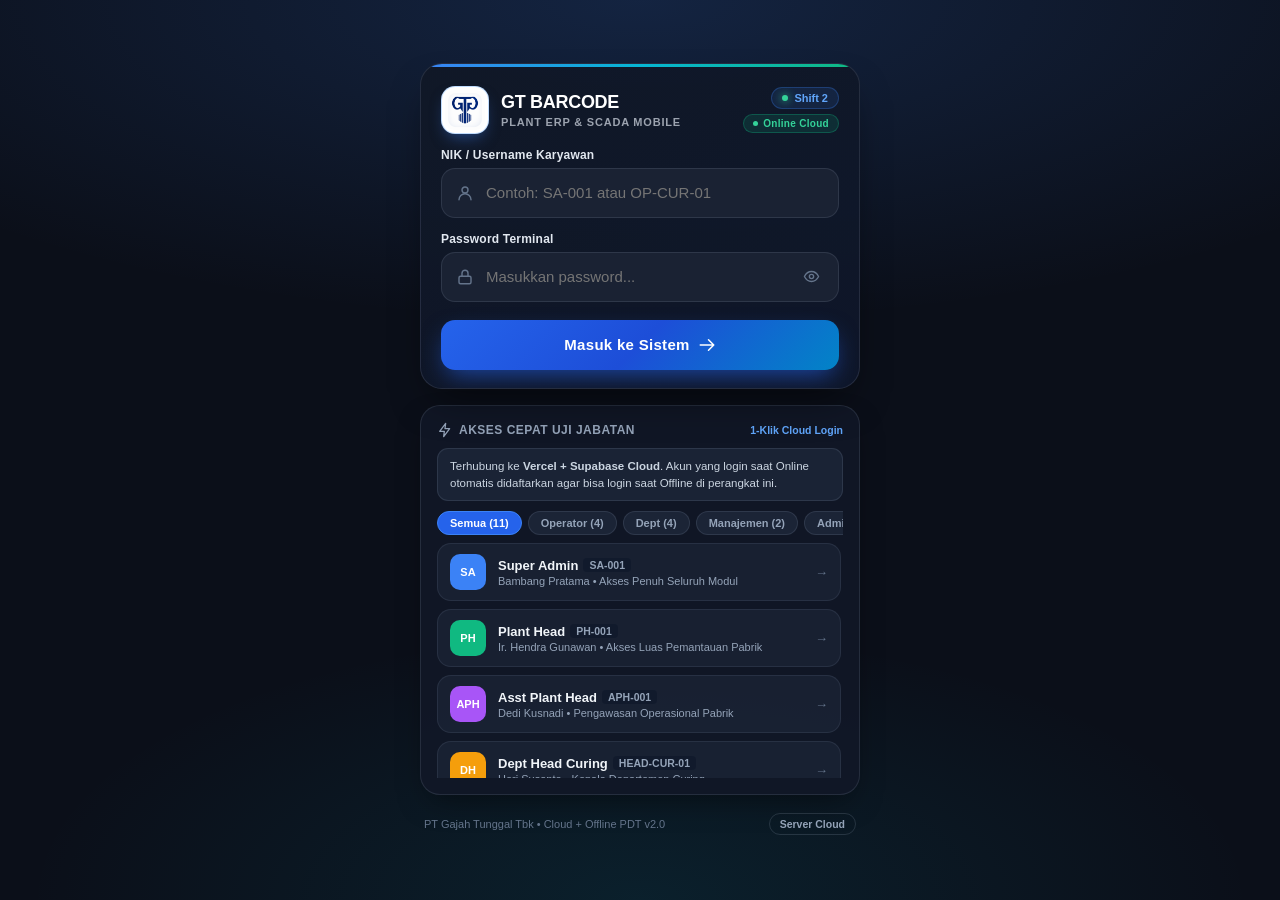
<file: mobile/app/src/main/assets/www/login.html>
<!DOCTYPE html>
<html lang="id" data-theme="dark">
<head>
    <meta charset="UTF-8">
    <meta name="viewport" content="width=device-width, initial-scale=1.0, maximum-scale=1.0, user-scalable=no, viewport-fit=cover">
    <title>Login - GT Barcode System (ERP &amp; SCADA)</title>
    <link rel="icon" type="image/png" href="assets/img/Logo_Aplikasi.png">
    <link rel="stylesheet" href="assets/css/style.css">
    <link rel="stylesheet" href="assets/css/mobile.css">

    <style>
        :root {
            --app-bg: #0b0f19;
            --app-card: #111827;
            --app-input: #1a2233;
            --app-border: rgba(148, 163, 184, 0.16);
            --app-text: #f9fafb;
            --app-text-muted: #9ca3af;
            --app-accent: #3b82f6;
            --app-accent-cyan: #06b6d4;
        }

        * {
            box-sizing: border-box;
            margin: 0;
            padding: 0;
            font-family: 'Inter', -apple-system, BlinkMacSystemFont, 'Segoe UI', Roboto, sans-serif;
            -webkit-tap-highlight-color: transparent;
        }

        body {
            min-height: 100vh;
            background:
                radial-gradient(120% 60% at 50% 0%, rgba(59, 130, 246, 0.18) 0%, transparent 60%),
                radial-gradient(80% 50% at 50% 100%, rgba(6, 182, 212, 0.1) 0%, transparent 60%),
                var(--app-bg);
            background-attachment: fixed;
            color: var(--app-text);
            display: flex;
            align-items: center;
            justify-content: center;
            padding: 18px;
        }

        .m-login-wrapper {
            width: 100%;
            max-width: 440px;
            display: flex;
            flex-direction: column;
            gap: 16px;
        }

        .m-brand-card {
            background: linear-gradient(145deg, rgba(17, 24, 39, 0.95), rgba(15, 23, 42, 0.95));
            border: 1px solid var(--app-border);
            border-radius: 22px;
            padding: 22px 20px 18px;
            box-shadow: 0 20px 40px -15px rgba(0, 0, 0, 0.6);
            position: relative;
            overflow: hidden;
        }

        .m-brand-card::after {
            content: '';
            position: absolute;
            top: 0; left: 0; right: 0;
            height: 3px;
            background: linear-gradient(90deg, #3b82f6, #06b6d4, #10b981);
        }

        .m-brand-header {
            display: flex;
            align-items: center;
            justify-content: space-between;
            gap: 10px;
            margin-bottom: 14px;
        }

        .m-brand-logo-wrap {
            display: flex;
            align-items: center;
            gap: 12px;
        }

        .m-logo-box {
            width: 48px;
            height: 48px;
            border-radius: 14px;
            background: #ffffff;
            border: 1px solid rgba(96, 165, 250, 0.4);
            display: grid;
            place-items: center;
            padding: 3px;
            box-shadow: 0 8px 16px -6px rgba(59, 130, 246, 0.5);
            overflow: hidden;
            flex-shrink: 0;
        }

        .m-logo-box img {
            width: 100%;
            height: 100%;
            object-fit: contain;
            border-radius: 11px;
        }

        .m-brand-info h1 {
            font-size: 18px;
            font-weight: 800;
            letter-spacing: -0.3px;
            color: #ffffff;
            line-height: 1.2;
        }

        .m-brand-info p {
            font-size: 11px;
            font-weight: 600;
            color: var(--app-text-muted);
            text-transform: uppercase;
            letter-spacing: 0.8px;
            margin-top: 2px;
        }

        .m-pills-col {
            display: flex;
            flex-direction: column;
            align-items: flex-end;
            gap: 5px;
        }

        .m-shift-pill {
            display: inline-flex;
            align-items: center;
            gap: 6px;
            padding: 4px 10px;
            border-radius: 999px;
            font-size: 11px;
            font-weight: 700;
            background: rgba(59, 130, 246, 0.12);
            color: #60a5fa;
            border: 1px solid rgba(59, 130, 246, 0.28);
            white-space: nowrap;
        }

        .m-shift-pill .m-dot {
            width: 6px;
            height: 6px;
            border-radius: 50%;
            background: #34d399;
            box-shadow: 0 0 8px #34d399;
        }

        .m-conn-pill {
            display: inline-flex;
            align-items: center;
            gap: 5px;
            padding: 3px 9px;
            border-radius: 999px;
            font-size: 10px;
            font-weight: 800;
            letter-spacing: 0.3px;
        }
        .m-conn-pill.online {
            background: rgba(16, 185, 129, 0.14);
            color: #34d399;
            border: 1px solid rgba(16, 185, 129, 0.3);
        }
        .m-conn-pill.offline {
            background: rgba(245, 158, 11, 0.14);
            color: #fbbf24;
            border: 1px solid rgba(245, 158, 11, 0.35);
        }
        .m-conn-pill i {
            width: 5px; height: 5px; border-radius: 50%; background: currentColor;
        }

        .m-input-group { margin-bottom: 14px; }

        .m-input-label {
            display: block;
            font-size: 12px;
            font-weight: 700;
            color: #e2e8f0;
            margin-bottom: 6px;
            letter-spacing: 0.2px;
        }

        .m-input-box {
            position: relative;
            display: flex;
            align-items: center;
        }

        .m-input-icon {
            position: absolute;
            left: 14px;
            width: 20px;
            height: 20px;
            color: #64748b;
            pointer-events: none;
            display: grid;
            place-items: center;
            transition: color 0.2s ease;
        }

        .m-input-field {
            width: 100%;
            height: 50px;
            background: var(--app-input);
            border: 1px solid var(--app-border);
            border-radius: 14px;
            padding: 0 44px 0 44px;
            font-size: 15px;
            color: #ffffff;
            font-weight: 500;
            outline: none;
            transition: all 0.2s cubic-bezier(0.2, 0.8, 0.2, 1);
        }

        .m-input-field:focus {
            border-color: #3b82f6;
            background: #1e293b;
            box-shadow: 0 0 0 3px rgba(59, 130, 246, 0.2);
        }

        .m-input-box:focus-within .m-input-icon { color: #60a5fa; }

        .m-input-toggle-pwd {
            position: absolute;
            right: 12px;
            width: 32px;
            height: 32px;
            background: transparent;
            border: none;
            color: #64748b;
            cursor: pointer;
            display: grid;
            place-items: center;
            border-radius: 8px;
        }

        .m-btn-login {
            width: 100%;
            height: 50px;
            border-radius: 14px;
            border: none;
            background: linear-gradient(135deg, #2563eb 0%, #1d4ed8 50%, #0284c7 100%);
            color: #ffffff;
            font-size: 15px;
            font-weight: 700;
            letter-spacing: 0.3px;
            display: flex;
            align-items: center;
            justify-content: center;
            gap: 8px;
            cursor: pointer;
            box-shadow: 0 10px 24px -6px rgba(37, 99, 235, 0.65);
            transition: transform 0.15s ease, opacity 0.2s ease;
            margin-top: 18px;
        }

        .m-btn-login:active { transform: scale(0.97); }
        .m-btn-login[disabled] { opacity: 0.65; cursor: wait; }

        .m-alert-box {
            padding: 12px 14px;
            border-radius: 12px;
            font-size: 12.5px;
            font-weight: 600;
            display: none;
            align-items: flex-start;
            gap: 10px;
            margin-bottom: 14px;
            line-height: 1.45;
        }
        .m-alert-box.show { display: flex; }
        .m-alert-box.error {
            background: rgba(239, 68, 68, 0.13);
            border: 1px solid rgba(239, 68, 68, 0.42);
            color: #fca5a5;
        }
        .m-alert-box.info {
            background: rgba(245, 158, 11, 0.12);
            border: 1px solid rgba(245, 158, 11, 0.35);
            color: #fcd34d;
        }
        .m-alert-box.success {
            background: rgba(16, 185, 129, 0.14);
            border: 1px solid rgba(16, 185, 129, 0.4);
            color: #6ee7b7;
        }

        .m-quick-card {
            background: rgba(17, 24, 39, 0.9);
            border: 1px solid var(--app-border);
            border-radius: 20px;
            padding: 16px;
            box-shadow: 0 12px 30px -10px rgba(0, 0, 0, 0.5);
        }

        .m-quick-head {
            display: flex;
            align-items: center;
            justify-content: space-between;
            margin-bottom: 10px;
        }

        .m-quick-head-title {
            font-size: 12px;
            font-weight: 800;
            text-transform: uppercase;
            letter-spacing: 0.5px;
            color: #94a3b8;
            display: flex;
            align-items: center;
            gap: 6px;
        }

        .m-offline-rule-note {
            font-size: 11.5px;
            line-height: 1.45;
            padding: 9px 12px;
            border-radius: 11px;
            margin-bottom: 10px;
            background: rgba(30, 41, 59, 0.75);
            border: 1px solid rgba(148, 163, 184, 0.16);
            color: #cbd5e1;
        }

        .m-quick-filter {
            display: flex;
            gap: 6px;
            overflow-x: auto;
            padding-bottom: 8px;
            scrollbar-width: none;
        }
        .m-quick-filter::-webkit-scrollbar { display: none; }

        .m-filter-btn {
            background: rgba(30, 41, 59, 0.8);
            border: 1px solid var(--app-border);
            color: #94a3b8;
            padding: 5px 12px;
            border-radius: 999px;
            font-size: 11px;
            font-weight: 700;
            cursor: pointer;
            white-space: nowrap;
        }

        .m-filter-btn.active {
            background: #2563eb;
            color: #ffffff;
            border-color: #3b82f6;
        }

        .m-quick-list {
            display: flex;
            flex-direction: column;
            gap: 8px;
            max-height: 235px;
            overflow-y: auto;
            padding-right: 2px;
        }

        .m-account-item {
            display: flex;
            align-items: center;
            gap: 12px;
            padding: 10px 12px;
            background: rgba(30, 41, 59, 0.6);
            border: 1px solid rgba(148, 163, 184, 0.12);
            border-radius: 14px;
            text-decoration: none;
            color: var(--app-text);
            cursor: pointer;
            width: 100%;
            text-align: left;
            transition: all 0.18s ease;
        }

        .m-account-item:active {
            transform: scale(0.98);
            background: rgba(59, 130, 246, 0.15);
            border-color: rgba(96, 165, 250, 0.4);
        }

        .m-account-item.locked-offline {
            opacity: 0.58;
        }

        .m-acc-badge {
            width: 36px;
            height: 36px;
            border-radius: 10px;
            display: grid;
            place-items: center;
            font-size: 11px;
            font-weight: 800;
            color: #ffffff;
            flex-shrink: 0;
        }

        .m-acc-text { flex: 1; min-width: 0; }

        .m-acc-name {
            font-size: 13px;
            font-weight: 700;
            color: #f1f5f9;
            display: flex;
            align-items: center;
            flex-wrap: wrap;
            gap: 5px;
        }

        .m-acc-nik {
            font-size: 10.5px;
            font-weight: 700;
            color: #94a3b8;
            background: rgba(15, 23, 42, 0.65);
            padding: 1px 6px;
            border-radius: 4px;
        }

        .m-ver-tag {
            font-size: 9.5px;
            font-weight: 800;
            padding: 1px 6px;
            border-radius: 999px;
        }
        .m-ver-tag.ok {
            background: rgba(16, 185, 129, 0.16);
            color: #34d399;
            border: 1px solid rgba(16, 185, 129, 0.35);
        }
        .m-ver-tag.req {
            background: rgba(245, 158, 11, 0.14);
            color: #fbbf24;
            border: 1px solid rgba(245, 158, 11, 0.3);
        }

        .m-acc-desc {
            font-size: 11px;
            color: #94a3b8;
            margin-top: 2px;
            white-space: nowrap;
            overflow: hidden;
            text-overflow: ellipsis;
        }

        .m-footer-row {
            display: flex;
            align-items: center;
            justify-content: space-between;
            font-size: 11px;
            color: #64748b;
            padding: 2px 4px;
        }

        .m-server-btn {
            background: none;
            border: 1px solid rgba(148, 163, 184, 0.2);
            color: #94a3b8;
            padding: 4px 10px;
            border-radius: 999px;
            font-size: 10.5px;
            font-weight: 700;
            cursor: pointer;
        }
    </style>
</head>
<body>

<div class="m-login-wrapper">

    <!-- Kartu Brand & Formulir Login (1:1 dengan website/login.php) -->
    <div class="m-brand-card">
        <div class="m-brand-header">
            <div class="m-brand-logo-wrap">
                <div class="m-logo-box">
                    <img src="assets/img/Logo_Aplikasi.png" alt="GT Logo">
                </div>
                <div class="m-brand-info">
                    <h1>GT BARCODE</h1>
                    <p>Plant ERP &amp; SCADA Mobile</p>
                </div>
            </div>
            <div class="m-pills-col">
                <div class="m-shift-pill">
                    <span class="m-dot"></span>
                    <span id="shiftLabel">Shift 1</span>
                </div>
                <div class="m-conn-pill online" id="connPill">
                    <i></i>
                    <span id="connText">Online Cloud</span>
                </div>
            </div>
        </div>

        <div class="m-alert-box" id="loginAlertBox">
            <svg width="18" height="18" style="flex-shrink:0;margin-top:1px;" fill="none" stroke="currentColor" viewBox="0 0 24 24">
                <path stroke-linecap="round" stroke-linejoin="round" stroke-width="2" d="M12 9v4m0 4h.01M10.3 3.9L1.8 18a2 2 0 001.7 3h17a2 2 0 001.7-3L13.7 3.9a2 2 0 00-3.4 0z"></path>
            </svg>
            <span id="loginAlertText"></span>
        </div>

        <form id="loginForm" autocomplete="on">
            <div class="m-input-group">
                <label class="m-input-label" for="usernameInput">NIK / Username Karyawan</label>
                <div class="m-input-box">
                    <div class="m-input-icon">
                        <svg width="18" height="18" viewBox="0 0 24 24" fill="none" stroke="currentColor" stroke-width="1.9" stroke-linecap="round" stroke-linejoin="round"><circle cx="12" cy="8" r="4"/><path d="M4 21a8 8 0 0 1 16 0"/></svg>
                    </div>
                    <input type="text" id="usernameInput" name="username" class="m-input-field" placeholder="Contoh: SA-001 atau OP-CUR-01" required autocomplete="username">
                </div>
            </div>

            <div class="m-input-group">
                <label class="m-input-label" for="passwordInput">Password Terminal</label>
                <div class="m-input-box">
                    <div class="m-input-icon">
                        <svg width="18" height="18" viewBox="0 0 24 24" fill="none" stroke="currentColor" stroke-width="1.9" stroke-linecap="round" stroke-linejoin="round"><rect x="4" y="11" width="16" height="10" rx="2"/><path d="M8 11V7a4 4 0 0 1 8 0v4"/></svg>
                    </div>
                    <input type="password" id="passwordInput" name="password" class="m-input-field" placeholder="Masukkan password..." required autocomplete="current-password">
                    <button type="button" class="m-input-toggle-pwd" id="togglePasswordBtn" aria-label="Lihat Password">
                        <svg width="17" height="17" viewBox="0 0 24 24" fill="none" stroke="currentColor" stroke-width="1.9" stroke-linecap="round" stroke-linejoin="round"><path d="M2 12s3.5-7 10-7 10 7 10 7-3.5 7-10 7S2 12 2 12Z"/><circle cx="12" cy="12" r="3"/></svg>
                    </button>
                </div>
            </div>

            <button type="submit" class="m-btn-login" id="submitLoginBtn">
                <span id="submitLoginLabel">Masuk ke Sistem</span>
                <svg width="18" height="18" fill="none" stroke="currentColor" viewBox="0 0 24 24">
                    <path stroke-linecap="round" stroke-linejoin="round" stroke-width="2" d="M14 5l7 7m0 0l-7 7m7-7H3"></path>
                </svg>
            </button>
        </form>
    </div>

    <!-- Pilihan Akses Cepat / Akun Terverifikasi -->
    <div class="m-quick-card">
        <div class="m-quick-head">
            <div class="m-quick-head-title">
                <svg width="16" height="16" viewBox="0 0 24 24" fill="none" stroke="currentColor" stroke-width="1.9" stroke-linecap="round" stroke-linejoin="round"><path d="M13 2 4 14h7l-1 8 9-12h-7l1-8Z"/></svg>
                <span id="quickCardTitle">Akses Cepat Uji Jabatan</span>
            </div>
            <span style="font-size: 10.5px; color: #60a5fa; font-weight: 700;" id="quickCardBadge">Cloud Supabase</span>
        </div>

        <div class="m-offline-rule-note" id="offlineRuleBanner">
            Memeriksa status koneksi dan akun terverifikasi pada perangkat...
        </div>

        <div class="m-quick-filter">
            <button type="button" class="m-filter-btn active" data-filter="all">Semua (11)</button>
            <button type="button" class="m-filter-btn" data-filter="operator">Operator (4)</button>
            <button type="button" class="m-filter-btn" data-filter="dept">Dept (4)</button>
            <button type="button" class="m-filter-btn" data-filter="mgmt">Manajemen (2)</button>
            <button type="button" class="m-filter-btn" data-filter="admin">Admin (1)</button>
        </div>

        <div class="m-quick-list" id="quickAccountList"></div>
    </div>

    <div class="m-footer-row">
        <span>PT Gajah Tunggal Tbk &bull; Cloud + Offline PDT v2.0</span>
        <button type="button" class="m-server-btn" onclick="if(window.AndroidPDT) window.AndroidPDT.openServerConfig();">Server Cloud</button>
    </div>

</div>

<script>
(function () {
    'use strict';

    const DEMO_ACCOUNTS = [
        { category: 'admin',    nik: 'SA-001',       role: 'Super Admin',         name: 'Bambang Pratama',   desc: 'Akses Penuh Seluruh Modul',         color: '#3b82f6', badge: 'SA'  },
        { category: 'mgmt',     nik: 'PH-001',       role: 'Plant Head',          name: 'Ir. Hendra Gunawan',desc: 'Akses Luas Pemantauan Pabrik',      color: '#10b981', badge: 'PH'  },
        { category: 'mgmt',     nik: 'APH-001',      role: 'Asst Plant Head',     name: 'Dedi Kusnadi',      desc: 'Pengawasan Operasional Pabrik',     color: '#a855f7', badge: 'APH' },
        { category: 'dept',     nik: 'HEAD-CUR-01',  role: 'Dept Head Curing',    name: 'Heri Susanto',      desc: 'Kepala Departemen Curing',          color: '#f59e0b', badge: 'DH'  },
        { category: 'dept',     nik: 'AHEAD-CUR-01', role: 'Asst Dept Head',      name: 'Joko Widodo',       desc: 'Asisten Kepala Dept Curing',        color: '#f97316', badge: 'ADH' },
        { category: 'dept',     nik: 'ADM-CUR-01',   role: 'Admin Dept Curing',   name: 'Rina Astuti',       desc: 'Admin Khusus Dept Curing',          color: '#06b6d4', badge: 'ADM' },
        { category: 'dept',     nik: 'ADM-WH-01',    role: 'Admin Gudang',        name: 'Siti Rahma',        desc: 'Admin Gudang Bahan Baku',           color: '#06b6d4', badge: 'WH'  },
        { category: 'operator', nik: 'SH-CUR-01',    role: 'Section Head Curing', name: 'Fajar Nugroho',     desc: 'Kepala Seksi Produksi Curing',      color: '#ec4899', badge: 'SH'  },
        { category: 'operator', nik: 'LDR-CUR-01',   role: 'Leader Curing',       name: 'Aris Munandar',     desc: 'Leader Regu Curing Press',          color: '#8b5cf6', badge: 'LDR' },
        { category: 'operator', nik: 'OP-CUR-01',    role: 'Operator Curing',     name: 'Kuswanto',          desc: 'Operator Stasiun Curing Press',     color: '#64748b', badge: 'OP'  },
        { category: 'operator', nik: 'OP-CUR-04',    role: 'Operator Repair',     name: 'Rahmat Hidayat',    desc: 'Operator Stasiun Repair Ban',       color: '#64748b', badge: 'REP' }
    ];

    let activeFilter = 'all';
    let verifiedSet = new Set();

    function computeShift() {
        if (window.AndroidPDT && typeof window.AndroidPDT.getCurrentShift === 'function') {
            return window.AndroidPDT.getCurrentShift();
        }
        const h = new Date().getHours();
        if (h >= 6 && h < 14) return 1;
        if (h >= 14 && h < 22) return 2;
        return 3;
    }

    function checkOnline() {
        if (window.AndroidPDT && typeof window.AndroidPDT.isOnline === 'function') {
            return !!window.AndroidPDT.isOnline();
        }
        return navigator.onLine;
    }

    function loadVerifiedAccounts() {
        verifiedSet = new Set();
        if (window.AndroidPDT && typeof window.AndroidPDT.getVerifiedAccountsJson === 'function') {
            try {
                const arr = JSON.parse(window.AndroidPDT.getVerifiedAccountsJson() || '[]');
                arr.forEach(item => {
                    if (item && item.nik) verifiedSet.add(String(item.nik).toUpperCase());
                    if (item && item.username) verifiedSet.add(String(item.username).toUpperCase());
                });
            } catch (e) {}
        }
    }

    function showAlert(msg, type) {
        const box = document.getElementById('loginAlertBox');
        const txt = document.getElementById('loginAlertText');
        box.className = 'm-alert-box show ' + (type || 'error');
        txt.textContent = msg;
    }

    function hideAlert() {
        document.getElementById('loginAlertBox').className = 'm-alert-box';
    }

    function refreshStatusUI() {
        document.getElementById('shiftLabel').textContent = 'Shift ' + computeShift();
        loadVerifiedAccounts();

        const online = checkOnline();
        const pill = document.getElementById('connPill');
        const connTxt = document.getElementById('connText');
        const note = document.getElementById('offlineRuleBanner');
        const badge = document.getElementById('quickCardBadge');

        if (online) {
            pill.className = 'm-conn-pill online';
            connTxt.textContent = 'Online Cloud';
            badge.textContent = '1-Klik Cloud Login';
            note.innerHTML = 'Terhubung ke <b>Vercel + Supabase Cloud</b>. Akun yang login saat Online otomatis didaftarkan agar bisa login saat Offline di perangkat ini.';
        } else {
            pill.className = 'm-conn-pill offline';
            connTxt.textContent = 'Mode Offline';
            badge.textContent = verifiedSet.size + ' Akun Terverifikasi';
            if (verifiedSet.size === 0) {
                note.innerHTML = '<b style="color:#fbbf24;">Perangkat Offline &amp; Belum Ada Akun Terdaftar:</b> Anda wajib terhubung ke internet minimal satu kali untuk memverifikasi akun sebelum dapat login secara offline.';
            } else {
                note.innerHTML = '<b style="color:#34d399;">Mode Offline Aktif:</b> Hanya akun berlabel <b>Terverifikasi Offline</b> (pernah login Online di HP ini) yang diizinkan masuk.';
            }
        }

        renderAccountList();
    }

    function renderAccountList() {
        const listEl = document.getElementById('quickAccountList');
        const online = checkOnline();
        listEl.innerHTML = '';

        DEMO_ACCOUNTS.forEach(acc => {
            if (activeFilter !== 'all' && acc.category !== activeFilter) return;

            const isVerified = verifiedSet.has(acc.nik.toUpperCase());
            const btn = document.createElement('button');
            btn.type = 'button';
            btn.className = 'm-account-item' + (!online && !isVerified ? ' locked-offline' : '');

            let tagHtml = '';
            if (isVerified) {
                tagHtml = '<span class="m-ver-tag ok">&#10003; Terverifikasi Offline</span>';
            } else if (!online) {
                tagHtml = '<span class="m-ver-tag req">Wajib Online Dulu</span>';
            }

            btn.innerHTML =
                '<div class="m-acc-badge" style="background:' + acc.color + ';">' + acc.badge + '</div>' +
                '<div class="m-acc-text">' +
                    '<div class="m-acc-name">' +
                        '<span>' + acc.role + '</span>' +
                        '<span class="m-acc-nik">' + acc.nik + '</span>' +
                        tagHtml +
                    '</div>' +
                    '<div class="m-acc-desc">' + acc.name + ' &bull; ' + acc.desc + '</div>' +
                '</div>' +
                '<div style="color:#64748b;font-size:13px;">&rarr;</div>';

            btn.addEventListener('click', () => handleQuickAccountTap(acc, isVerified));
            listEl.appendChild(btn);
        });
    }

    function handleQuickAccountTap(acc, isVerified) {
        const online = checkOnline();
        if (!online && !isVerified) {
            if (window.AndroidPDT) window.AndroidPDT.playErrorBeep();
            showAlert(
                'Login Offline Ditolak: Akun ' + acc.nik + ' (' + acc.role + ') belum pernah login saat Online di perangkat ini. Hubungkan HP ke internet untuk login pertama kali.',
                'error'
            );
            return;
        }

        document.getElementById('usernameInput').value = acc.nik;
        document.getElementById('passwordInput').value = 'password123';
        executeLogin(acc.nik, 'password123');
    }

    function executeLogin(username, password) {
        hideAlert();
        const btn = document.getElementById('submitLoginBtn');
        const lbl = document.getElementById('submitLoginLabel');
        btn.disabled = true;
        lbl.textContent = checkOnline() ? 'Memverifikasi ke Supabase...' : 'Memeriksa Vault Offline...';

        if (window.AndroidPDT && typeof window.AndroidPDT.performLoginAsync === 'function') {
            window.AndroidPDT.performLoginAsync(username, password);
        } else {
            btn.disabled = false;
            lbl.textContent = 'Masuk ke Sistem';
            showAlert('Bridge AndroidPDT tidak terdeteksi.', 'error');
        }
    }

    window.onNativeLoginResult = function (success, message) {
        const btn = document.getElementById('submitLoginBtn');
        const lbl = document.getElementById('submitLoginLabel');
        btn.disabled = false;
        lbl.textContent = 'Masuk ke Sistem';

        if (success) {
            showAlert(message || 'Login berhasil! Membuka ruang kerja...', 'success');
        } else {
            showAlert(message || 'Gagal melakukan otentikasi.', 'error');
            refreshStatusUI();
        }
    };

    window.onNativeNetworkStateChanged = function () {
        refreshStatusUI();
    };

    // Toggle Password
    document.getElementById('togglePasswordBtn').addEventListener('click', function () {
        const pwd = document.getElementById('passwordInput');
        const isPwd = pwd.type === 'password';
        pwd.type = isPwd ? 'text' : 'password';
        this.style.color = isPwd ? '#60a5fa' : '#64748b';
    });

    // Category filter buttons
    document.querySelectorAll('.m-filter-btn').forEach(btn => {
        btn.addEventListener('click', function () {
            document.querySelectorAll('.m-filter-btn').forEach(b => b.classList.remove('active'));
            this.classList.add('active');
            activeFilter = this.getAttribute('data-filter') || 'all';
            renderAccountList();
        });
    });

    // Submit form
    document.getElementById('loginForm').addEventListener('submit', function (e) {
        e.preventDefault();
        const u = document.getElementById('usernameInput').value.trim();
        const p = document.getElementById('passwordInput').value;
        executeLogin(u, p);
    });

    window.addEventListener('online', refreshStatusUI);
    window.addEventListener('offline', refreshStatusUI);

    refreshStatusUI();
})();
</script>
</body>
</html>
</file>
<file: mobile/app/src/main/assets/www/assets/css/style.css>
/* ==========================================================================
   GTBS - Gajah Tunggal Barcode System (ERP + SCADA)
   Modern Premium Dark/Light Responsive UI
   ========================================================================== */

:root {
    --bg-primary: #0b0f19;
    --bg-secondary: #111827;
    --bg-card: rgba(17, 24, 39, 0.85);
    --bg-input: #1f2937;
    --border-color: #374151;
    --text-primary: #f9fafb;
    --text-secondary: #9ca3af;
    --text-muted: #6b7280;
    
    --color-accent: #3b82f6;
    --color-accent-hover: #2563eb;
    --color-success: #10b981;
    --color-warning: #f59e0b;
    --color-danger: #ef4444;
    --color-info: #06b6d4;

    --sidebar-width: 260px;
    --header-height: 64px;
    --radius-sm: 6px;
    --radius-md: 10px;
    --radius-lg: 14px;
    --shadow-main: 0 10px 25px -5px rgba(0, 0, 0, 0.4), 0 8px 10px -6px rgba(0, 0, 0, 0.3);
}

[data-theme="light"] {
    --bg-primary: #f3f4f6;
    --bg-secondary: #ffffff;
    --bg-card: rgba(255, 255, 255, 0.95);
    --bg-input: #f9fafb;
    --border-color: #e5e7eb;
    --text-primary: #111827;
    --text-secondary: #4b5563;
    --text-muted: #9ca3af;
    --shadow-main: 0 10px 25px -5px rgba(0, 0, 0, 0.08), 0 8px 10px -6px rgba(0, 0, 0, 0.04);
}

* {
    margin: 0;
    padding: 0;
    box-sizing: border-box;
    font-family: 'Inter', -apple-system, BlinkMacSystemFont, "Segoe UI", Roboto, sans-serif;
}

body {
    background-color: var(--bg-primary);
    color: var(--text-primary);
    min-height: 100vh;
    display: flex;
    overflow-x: hidden;
}

/* Sidebar */
.sidebar {
    width: var(--sidebar-width);
    background: var(--bg-secondary);
    border-right: 1px solid var(--border-color);
    display: flex;
    flex-direction: column;
    position: fixed;
    top: 0;
    bottom: 0;
    left: 0;
    z-index: 100;
    transition: transform 0.3s ease;
}

.sidebar-header {
    height: var(--header-height);
    display: flex;
    align-items: center;
    padding: 0 20px;
    gap: 12px;
    border-bottom: 1px solid var(--border-color);
}

.sidebar-logo {
    width: 38px;
    height: 38px;
    background: linear-gradient(135deg, #2563eb, #1d4ed8);
    border-radius: var(--radius-md);
    display: flex;
    align-items: center;
    justify-content: center;
    color: #fff;
    font-weight: 800;
    font-size: 18px;
    box-shadow: 0 4px 12px rgba(37, 99, 235, 0.4);
}

.sidebar-title {
    font-size: 17px;
    font-weight: 700;
    color: var(--text-primary);
    letter-spacing: -0.3px;
}

.sidebar-subtitle {
    font-size: 11px;
    color: var(--text-secondary);
    font-weight: 500;
}

.sidebar-nav {
    flex: 1;
    overflow-y: auto;
    padding: 16px 12px;
    display: flex;
    flex-direction: column;
    gap: 4px;
}

.nav-section-title {
    font-size: 11px;
    text-transform: uppercase;
    font-weight: 700;
    letter-spacing: 0.8px;
    color: var(--text-muted);
    padding: 12px 12px 6px 12px;
}

.nav-item {
    display: flex;
    align-items: center;
    gap: 12px;
    padding: 10px 14px;
    color: var(--text-secondary);
    text-decoration: none;
    font-size: 13.5px;
    font-weight: 500;
    border-radius: var(--radius-sm);
    transition: all 0.2s ease;
}

.nav-item:hover {
    background: rgba(59, 130, 246, 0.1);
    color: var(--color-accent);
}

.nav-item.active {
    background: var(--color-accent);
    color: #ffffff;
    font-weight: 600;
    box-shadow: 0 4px 12px rgba(59, 130, 246, 0.35);
}

.nav-item svg {
    width: 18px;
    height: 18px;
    flex-shrink: 0;
}

.sidebar-footer {
    padding: 16px;
    border-top: 1px solid var(--border-color);
    background: rgba(0,0,0,0.05);
}

.user-badge {
    display: flex;
    align-items: center;
    gap: 10px;
}

.user-avatar {
    width: 36px;
    height: 36px;
    border-radius: 50%;
    background: linear-gradient(135deg, #10b981, #059669);
    display: flex;
    align-items: center;
    justify-content: center;
    color: white;
    font-weight: 700;
    font-size: 14px;
}

.user-meta {
    flex: 1;
    overflow: hidden;
}

.user-name {
    font-size: 13px;
    font-weight: 600;
    white-space: nowrap;
    overflow: hidden;
    text-overflow: ellipsis;
}

.user-role {
    font-size: 11px;
    color: var(--color-accent);
    text-transform: capitalize;
}

/* Main Content Area */
.main-wrapper {
    flex: 1;
    margin-left: var(--sidebar-width);
    display: flex;
    flex-direction: column;
    min-height: 100vh;
    width: calc(100% - var(--sidebar-width));
}

.header {
    min-height: var(--header-height);
    background: var(--bg-secondary);
    border-bottom: 1px solid var(--border-color);
    display: flex;
    align-items: center;
    justify-content: space-between;
    padding: 0 20px;
    position: sticky;
    top: 0;
    z-index: 90;
    gap: 12px;
}

.header-left {
    display: flex;
    align-items: center;
    gap: 12px;
    min-width: 0;
    flex: 1;
}

.header-heading-group {
    display: flex;
    align-items: center;
    gap: 10px;
    min-width: 0;
    flex-wrap: wrap;
}

.mobile-toggle {
    display: none;
    background: transparent;
    border: none;
    color: var(--text-primary);
    cursor: pointer;
    padding: 6px;
    flex-shrink: 0;
}

.page-title {
    font-size: clamp(14px, 1.8vw, 18px);
    font-weight: 700;
    color: var(--text-primary);
    white-space: nowrap;
    overflow: hidden;
    text-overflow: ellipsis;
    max-width: 320px;
}

.shift-pill {
    display: inline-flex;
    align-items: center;
    gap: 6px;
    background: rgba(59, 130, 246, 0.12);
    border: 1px solid rgba(59, 130, 246, 0.28);
    color: #60a5fa;
    padding: 4px 10px;
    border-radius: 999px;
    font-size: 11.5px;
    font-weight: 600;
    white-space: nowrap;
    flex-shrink: 0;
}

.shift-pulse-dot {
    width: 6px;
    height: 6px;
    border-radius: 50%;
    background: #10b981;
    box-shadow: 0 0 6px #10b981;
    animation: pulseDot 2s infinite;
}

@keyframes pulseDot {
    0% { opacity: 0.4; }
    50% { opacity: 1; transform: scale(1.2); }
    100% { opacity: 0.4; }
}

.shift-hours {
    font-size: 10.5px;
    opacity: 0.85;
    font-weight: 500;
}

.header-right {
    display: flex;
    align-items: center;
    gap: 8px;
    flex-shrink: 0;
}

.live-clock-badge {
    display: inline-flex;
    align-items: center;
    gap: 6px;
    background: rgba(255, 255, 255, 0.04);
    border: 1px solid var(--border-color);
    padding: 6px 10px;
    border-radius: var(--radius-sm);
    font-size: 12px;
    font-weight: 600;
    color: var(--text-secondary);
    white-space: nowrap;
}

.clock-svg {
    color: var(--color-accent);
}

.clock-tz {
    font-size: 10px;
    color: var(--text-muted);
    font-weight: 500;
}

.header-btn {
    background: var(--bg-input);
    border: 1px solid var(--border-color);
    color: var(--text-primary);
    padding: 6px 10px;
    border-radius: var(--radius-sm);
    font-size: 12.5px;
    font-weight: 600;
    cursor: pointer;
    display: inline-flex;
    align-items: center;
    gap: 6px;
    text-decoration: none;
    transition: all 0.2s;
    white-space: nowrap;
    flex-shrink: 0;
}

.header-btn:hover {
    border-color: var(--color-accent);
    color: var(--color-accent);
}

.header-btn-icon {
    padding: 7px;
}

.btn-sos {
    background: rgba(239, 68, 68, 0.15);
    border-color: rgba(239, 68, 68, 0.4);
    color: #f87171;
    font-weight: 700;
}

.btn-sos:hover {
    background: #ef4444;
    border-color: #ef4444;
    color: white;
}

.btn-logout {
    background: rgba(239, 68, 68, 0.08);
    border-color: rgba(239, 68, 68, 0.25);
    color: #fca5a5;
}

.btn-logout:hover {
    background: #dc2626;
    border-color: #dc2626;
    color: white;
}

.content-body {
    padding: 24px;
    flex: 1;
}

/* Common Layout Components */
.kpi-grid {
    display: grid;
    grid-template-columns: repeat(auto-fit, minmax(220px, 1fr));
    gap: 16px;
    margin-bottom: 24px;
}

.kpi-card {
    background: var(--bg-card);
    border: 1px solid var(--border-color);
    border-radius: var(--radius-md);
    padding: 18px;
    box-shadow: var(--shadow-main);
    display: flex;
    flex-direction: column;
    gap: 8px;
    cursor: pointer;
    transition: transform 0.2s, border-color 0.2s;
}

.kpi-card:hover, .kpi-card.active {
    transform: translateY(-2px);
    border-color: var(--color-accent);
}

.kpi-title {
    font-size: 12px;
    text-transform: uppercase;
    color: var(--text-secondary);
    font-weight: 600;
    letter-spacing: 0.5px;
}

.kpi-value {
    font-size: 28px;
    font-weight: 800;
    color: var(--text-primary);
}

.kpi-meta {
    font-size: 12px;
    color: var(--text-muted);
}

.card {
    background: var(--bg-card);
    border: 1px solid var(--border-color);
    border-radius: var(--radius-md);
    padding: 20px;
    margin-bottom: 24px;
    box-shadow: var(--shadow-main);
}

.card-header {
    display: flex;
    align-items: center;
    justify-content: space-between;
    margin-bottom: 18px;
    flex-wrap: wrap;
    gap: 12px;
}

.card-title {
    font-size: 16px;
    font-weight: 700;
    color: var(--text-primary);
    display: flex;
    align-items: center;
    gap: 8px;
}

/* Forms */
.form-grid {
    display: grid;
    grid-template-columns: repeat(auto-fit, minmax(260px, 1fr));
    gap: 16px;
    margin-bottom: 16px;
}

.form-group {
    display: flex;
    flex-direction: column;
    gap: 6px;
}

.form-label {
    font-size: 12.5px;
    font-weight: 600;
    color: var(--text-secondary);
}

.form-label.required::after {
    content: " *";
    color: var(--color-danger);
}

.form-input, .form-select, .form-textarea {
    background: var(--bg-input);
    border: 1px solid var(--border-color);
    border-radius: var(--radius-sm);
    padding: 10px 14px;
    color: var(--text-primary);
    font-size: 13.5px;
    transition: border-color 0.2s, box-shadow 0.2s;
    width: 100%;
}

.form-input:focus, .form-select:focus, .form-textarea:focus {
    outline: none;
    border-color: var(--color-accent);
    box-shadow: 0 0 0 3px rgba(59, 130, 246, 0.25);
}

.form-input[readonly] {
    opacity: 0.75;
    cursor: not-allowed;
    background: rgba(0,0,0,0.1);
}

/* Buttons */
.btn {
    display: inline-flex;
    align-items: center;
    justify-content: center;
    gap: 8px;
    padding: 10px 18px;
    border-radius: var(--radius-sm);
    font-size: 13.5px;
    font-weight: 600;
    cursor: pointer;
    border: none;
    text-decoration: none;
    transition: all 0.2s ease;
}

.btn-primary {
    background: var(--color-accent);
    color: white;
}
.btn-primary:hover {
    background: var(--color-accent-hover);
}

.btn-success {
    background: var(--color-success);
    color: white;
}
.btn-success:hover {
    background: #059669;
}

.btn-danger {
    background: var(--color-danger);
    color: white;
}
.btn-danger:hover {
    background: #dc2626;
}

.btn-secondary {
    background: var(--bg-input);
    color: var(--text-primary);
    border: 1px solid var(--border-color);
}
.btn-secondary:hover {
    background: var(--border-color);
}

.btn-sm {
    padding: 6px 10px;
    font-size: 12px;
}

/* Tables */
.table-responsive {
    width: 100%;
    overflow-x: auto;
    border-radius: var(--radius-sm);
    border: 1px solid var(--border-color);
}

.table {
    width: 100%;
    border-collapse: collapse;
    font-size: 13px;
    text-align: left;
}

.table th {
    background: rgba(0,0,0,0.2);
    padding: 12px 14px;
    color: var(--text-secondary);
    font-weight: 600;
    border-bottom: 1px solid var(--border-color);
    white-space: nowrap;
}

.table td {
    padding: 12px 14px;
    border-bottom: 1px solid var(--border-color);
    color: var(--text-primary);
    vertical-align: middle;
}

.table tbody tr:hover {
    background: rgba(255, 255, 255, 0.02);
}

/* Badges */
.badge {
    display: inline-flex;
    align-items: center;
    padding: 3px 8px;
    border-radius: 999px;
    font-size: 11px;
    font-weight: 700;
    text-transform: uppercase;
}

.badge-success {
    background: rgba(16, 185, 129, 0.15);
    color: #34d399;
    border: 1px solid rgba(16, 185, 129, 0.3);
}

.badge-danger {
    background: rgba(239, 68, 68, 0.15);
    color: #f87171;
    border: 1px solid rgba(239, 68, 68, 0.3);
}

.badge-warning {
    background: rgba(245, 158, 11, 0.15);
    color: #fbbf24;
    border: 1px solid rgba(245, 158, 11, 0.3);
}

.badge-info {
    background: rgba(6, 182, 212, 0.15);
    color: #38bdf8;
    border: 1px solid rgba(6, 182, 212, 0.3);
}

/* Tabs */
.tabs {
    display: flex;
    gap: 8px;
    border-bottom: 1px solid var(--border-color);
    margin-bottom: 20px;
    overflow-x: auto;
    padding-bottom: 4px;
}

.tab-btn {
    background: transparent;
    border: none;
    color: var(--text-secondary);
    font-size: 13.5px;
    font-weight: 600;
    padding: 10px 16px;
    border-radius: var(--radius-sm);
    cursor: pointer;
    white-space: nowrap;
    transition: all 0.2s;
}

.tab-btn:hover {
    color: var(--color-accent);
    background: rgba(59, 130, 246, 0.05);
}

.tab-btn.active {
    color: white;
    background: var(--color-accent);
}

/* Modal */
.modal-overlay {
    position: fixed;
    top: 0;
    left: 0;
    right: 0;
    bottom: 0;
    background: rgba(0, 0, 0, 0.7);
    backdrop-filter: blur(4px);
    display: none;
    align-items: center;
    justify-content: center;
    z-index: 1000;
    padding: 16px;
}

.modal-overlay.open {
    display: flex;
}

.modal-dialog {
    background: var(--bg-secondary);
    border: 1px solid var(--border-color);
    border-radius: var(--radius-lg);
    width: 100%;
    max-width: 580px;
    max-height: 90vh;
    overflow-y: auto;
    box-shadow: 0 25px 50px -12px rgba(0,0,0,0.5);
    display: flex;
    flex-direction: column;
}

.modal-header {
    padding: 18px 22px;
    border-bottom: 1px solid var(--border-color);
    display: flex;
    align-items: center;
    justify-content: space-between;
}

.modal-title {
    font-size: 16px;
    font-weight: 700;
}

.modal-close {
    background: transparent;
    border: none;
    color: var(--text-secondary);
    font-size: 20px;
    cursor: pointer;
}

.modal-body {
    padding: 22px;
}

.modal-footer {
    padding: 16px 22px;
    border-top: 1px solid var(--border-color);
    display: flex;
    justify-content: flex-end;
    gap: 10px;
}

/* Warehouse 300 Racks Grid */
.rack-grid-container {
    display: grid;
    grid-template-columns: repeat(auto-fill, minmax(42px, 1fr));
    gap: 6px;
    max-height: 480px;
    overflow-y: auto;
    padding: 12px;
    background: var(--bg-input);
    border-radius: var(--radius-md);
    border: 1px solid var(--border-color);
}

.rack-cell {
    aspect-ratio: 1;
    display: flex;
    flex-direction: column;
    align-items: center;
    justify-content: center;
    border-radius: 4px;
    font-size: 10px;
    font-weight: 700;
    cursor: pointer;
    transition: transform 0.15s, box-shadow 0.15s;
    user-select: none;
}

.rack-cell:hover {
    transform: scale(1.15);
    z-index: 5;
    box-shadow: 0 4px 10px rgba(0,0,0,0.4);
}

.rack-empty {
    background: rgba(16, 185, 129, 0.2);
    border: 1px solid rgba(16, 185, 129, 0.5);
    color: #34d399;
}

.rack-occupied {
    background: rgba(239, 68, 68, 0.25);
    border: 1px solid rgba(239, 68, 68, 0.6);
    color: #f87171;
}

/* Responsive adjustments across all devices (Desktop, Tablet, Mobile) */
.sidebar-logo img {
    width: 100%;
    height: 100%;
    object-fit: contain;
    border-radius: inherit;
    display: block;
}

@media (max-width: 900px) {
    .sidebar {
        transform: translateX(-100%);
    }
    .sidebar.open {
        transform: translateX(0);
    }
    .main-wrapper {
        margin-left: 0;
        width: 100%;
    }
    .mobile-toggle {
        display: flex;
        align-items: center;
        justify-content: center;
    }
}

@media (max-width: 768px) {
    .header {
        padding: 0 12px;
        gap: 8px;
        min-height: 56px;
    }
    .header-left {
        gap: 8px;
        min-width: 0;
        flex: 1 1 auto;
        overflow: hidden;
    }
    .page-title {
        font-size: 14.5px;
        max-width: 170px;
        white-space: nowrap;
        overflow: hidden;
        text-overflow: ellipsis;
    }
    .shift-pill {
        padding: 3px 8px;
        font-size: 11px;
        flex-shrink: 0;
    }
    .shift-hours {
        display: none !important;
    }
    .header-right {
        gap: 6px;
        flex-shrink: 0;
    }
    .btn-sos-text {
        display: none !important;
    }
    .btn-logout-text {
        display: none !important;
    }
    .live-clock-badge {
        padding: 5px 8px;
        font-size: 11.5px;
    }
}

/* Penyesuaian Khusus Layar Smartphone (360px - 576px) */
/* Mencegah tabrakan antara jam digital, judul halaman, dan tombol aksi */
@media (max-width: 576px) {
    .header {
        padding: 0 8px;
        min-height: 52px;
        height: 52px;
        gap: 6px;
        justify-content: space-between;
    }
    .header-left {
        gap: 6px;
        min-width: 0;
        flex: 1 1 auto;
        overflow: hidden;
    }
    .mobile-toggle {
        padding: 4px;
        width: 32px;
        height: 32px;
        flex-shrink: 0;
    }
    .page-title {
        font-size: 13px;
        font-weight: 700;
        max-width: 135px;
        white-space: nowrap;
        overflow: hidden;
        text-overflow: ellipsis;
        flex-shrink: 1;
    }
    /* Sembunyikan badge shift di top bar HP agar judul lega (sudah tampil di sidebar & dashboard) */
    .shift-pill {
        display: none !important;
    }
    
    .header-right {
        display: flex;
        align-items: center;
        gap: 5px;
        flex-shrink: 0;
    }
    
    /* Tombol tema disembunyikan di header HP agar tidak memakan tempat (tersedia di sidebar) */
    #themeToggleBtn {
        display: none !important;
    }
    
    /* Jam digital super ramping dan jelas tanpa tabrakan */
    .live-clock-badge {
        display: inline-flex !important;
        align-items: center;
        padding: 4px 7px;
        font-size: 11px;
        font-weight: 700;
        font-family: ui-monospace, SFMono-Regular, Menlo, Monaco, Consolas, "Liberation Mono", "Courier New", monospace;
        letter-spacing: 0.3px;
        border-radius: 5px;
        background: rgba(255, 255, 255, 0.05);
        color: var(--text-primary);
        white-space: nowrap;
        flex-shrink: 0;
    }
    .clock-svg {
        display: none !important;
    }
    .clock-tz {
        display: none !important;
    }
    
    /* Tombol SOS darurat tetap menonjol dan mudah di-tap satu jari */
    .header-btn {
        padding: 5px;
        min-width: 32px;
        height: 32px;
        display: flex;
        align-items: center;
        justify-content: center;
        flex-shrink: 0;
    }
    .btn-sos {
        background: rgba(239, 68, 68, 0.25);
        border: 1px solid #ef4444;
        color: #f87171;
    }
    .btn-sos-text {
        display: none !important;
    }
    .btn-logout {
        min-width: 32px;
        height: 32px;
        padding: 5px;
    }
}

/* Layar Ekstra Sempit (<= 360px) */
@media (max-width: 360px) {
    .header {
        padding: 0 6px;
        gap: 4px;
    }
    .page-title {
        max-width: 105px;
        font-size: 12px;
    }
    .header-right {
        gap: 4px;
    }
    .live-clock-badge {
        padding: 3px 5px;
        font-size: 10.5px;
    }
}
</file>
<file: mobile/app/src/main/assets/www/assets/css/mobile.css>
/* ==========================================================================
   GTBS Mobile App Shell
   Tampilan khusus aplikasi Android (WebView) — mengikuti design system website:
   dark navy (#0b0f19), aksen biru (#3b82f6) & cyan (#06b6d4), font Inter.
   Aktif hanya bila <body> memiliki class "m-app".
   ========================================================================== */

.m-app {
    --m-bg: var(--bg-primary, #0b0f19);
    --m-surface: var(--bg-secondary, #111827);
    --m-surface-2: #1a2233;
    --m-border: rgba(148, 163, 184, 0.14);
    --m-text: var(--text-primary, #f9fafb);
    --m-text-2: var(--text-secondary, #9ca3af);
    --m-muted: var(--text-muted, #6b7280);
    --m-accent: #3b82f6;
    --m-accent-2: #06b6d4;
    --m-accent-soft: rgba(59, 130, 246, 0.14);
    --m-success: #10b981;
    --m-warning: #f59e0b;
    --m-danger: #ef4444;
    --m-nav-h: 74px;
    --m-radius: 18px;
    --m-safe-b: env(safe-area-inset-bottom, 0px);
}

[data-theme="light"] .m-app,
[data-theme="light"] body.m-app {
    --m-surface-2: #eef2f7;
    --m-border: rgba(15, 23, 42, 0.08);
}

body.m-app {
    display: block !important;
    background:
        radial-gradient(120% 60% at 50% -10%, rgba(59, 130, 246, 0.16) 0%, transparent 60%),
        var(--m-bg) !important;
    background-attachment: fixed !important;
    color: var(--m-text);
    min-height: 100vh;
    -webkit-tap-highlight-color: transparent;
    overscroll-behavior-y: contain;
}

/* Sembunyikan kerangka website desktop */
.m-app .sidebar,
.m-app > .main-wrapper > .header,
.m-app .lite-header,
.m-app .mobile-toggle { display: none !important; }

.m-app .main-wrapper {
    margin-left: 0 !important;
    width: 100% !important;
    min-height: 100vh;
    display: block !important;
}

.m-app .content-body,
.m-app .lite-container {
    padding: 14px 14px calc(var(--m-nav-h) + 34px + var(--m-safe-b)) !important;
    max-width: 640px;
    margin: 0 auto;
}

/* ============================== APP BAR ============================== */
.m-appbar {
    position: sticky;
    top: 0;
    z-index: 900;
    background: color-mix(in srgb, var(--m-bg) 82%, transparent);
    -webkit-backdrop-filter: blur(18px) saturate(160%);
    backdrop-filter: blur(18px) saturate(160%);
    border-bottom: 1px solid var(--m-border);
}

.m-appbar-row {
    display: flex;
    align-items: center;
    gap: 12px;
    padding: 12px 14px 10px;
}

.m-brand {
    width: 40px;
    height: 40px;
    flex: 0 0 40px;
    border-radius: 12px;
    display: grid;
    place-items: center;
    background: #ffffff;
    border: 1px solid rgba(96, 165, 250, 0.4);
    overflow: hidden;
    padding: 2px;
    box-shadow: 0 4px 10px -2px rgba(59, 130, 246, 0.4);
}
.m-brand img { width: 100%; height: 100%; object-fit: contain; border-radius: 9px; }

.m-titles { flex: 1; min-width: 0; }
.m-eyebrow {
    display: flex;
    align-items: center;
    gap: 6px;
    font-size: 11px;
    font-weight: 600;
    color: var(--m-text-2);
    letter-spacing: 0.2px;
}
.m-eyebrow .m-live-dot {
    width: 6px; height: 6px; border-radius: 50%;
    background: var(--m-success);
    box-shadow: 0 0 0 0 rgba(16, 185, 129, 0.6);
    animation: mPulse 2s infinite;
}
.m-title {
    font-size: 17px;
    font-weight: 800;
    letter-spacing: -0.3px;
    color: var(--m-text);
    white-space: nowrap;
    overflow: hidden;
    text-overflow: ellipsis;
    margin: 1px 0 0;
}

.m-actions { display: flex; align-items: center; gap: 8px; }

.m-icon-btn {
    width: 38px;
    height: 38px;
    border-radius: 12px;
    display: inline-grid !important;
    place-items: center;
    border: 1px solid var(--m-border);
    background: var(--m-surface);
    color: var(--m-text-2);
    cursor: pointer;
    transition: transform .15s ease, background .2s ease, color .2s ease;
}
.m-icon-btn:active { transform: scale(0.9); }
.m-icon-btn.m-sos {
    color: #fff;
    border-color: rgba(239, 68, 68, 0.5);
    background: linear-gradient(135deg, #ef4444, #dc2626);
    box-shadow: 0 6px 16px -6px rgba(239, 68, 68, 0.7);
    font-size: 10px;
    font-weight: 800;
    letter-spacing: .5px;
}

.m-net {
    display: inline-flex;
    align-items: center;
    gap: 6px;
    height: 26px;
    padding: 0 10px;
    border-radius: 999px;
    font-size: 10.5px;
    font-weight: 700;
    background: rgba(16, 185, 129, 0.12);
    color: #34d399;
    border: 1px solid rgba(16, 185, 129, 0.28);
}
.m-net i { width: 6px; height: 6px; border-radius: 50%; background: currentColor; }
.m-net.offline { background: rgba(245, 158, 11, 0.12); color: #fbbf24; border-color: rgba(245, 158, 11, 0.3); }

/* Sub-menu chips (Dashboard | SCADA, dll) */
.m-chips {
    display: flex;
    gap: 8px;
    overflow-x: auto;
    padding: 0 14px 12px;
    scrollbar-width: none;
    scroll-snap-type: x proximity;
}
.m-chips::-webkit-scrollbar { display: none; }
.m-chip {
    flex: 0 0 auto;
    display: inline-flex;
    align-items: center;
    gap: 7px;
    height: 34px;
    padding: 0 14px;
    border-radius: 999px;
    font-size: 12.5px;
    font-weight: 600;
    text-decoration: none;
    color: var(--m-text-2);
    background: var(--m-surface);
    border: 1px solid var(--m-border);
    scroll-snap-align: start;
    transition: all .2s ease;
}
.m-chip svg { width: 15px; height: 15px; }
.m-chip.active {
    color: #fff;
    background: linear-gradient(135deg, var(--m-accent), #2563eb);
    border-color: transparent;
    box-shadow: 0 6px 16px -8px rgba(59, 130, 246, 0.9);
}

/* ============================== SYNC DESK ============================== */
.m-syncbar {
    margin: 0 14px 12px;
    display: flex;
    align-items: center;
    gap: 10px;
    padding: 10px 10px 10px 14px;
    border-radius: 14px;
    background: linear-gradient(135deg, rgba(59, 130, 246, 0.12), rgba(6, 182, 212, 0.06));
    border: 1px solid rgba(96, 165, 250, 0.22);
}
.m-syncbar-info { flex: 1; min-width: 0; }
.m-syncbar-title { font-size: 12px; font-weight: 800; color: var(--m-text); display: flex; align-items: center; gap: 6px; }
.m-syncbar-sub { font-size: 11px; color: var(--m-text-2); margin-top: 2px; white-space: nowrap; overflow: hidden; text-overflow: ellipsis; }
.m-pending-badge {
    min-width: 20px; height: 20px; padding: 0 6px;
    border-radius: 999px;
    display: inline-grid; place-items: center;
    font-size: 11px; font-weight: 800;
    background: rgba(148, 163, 184, 0.18); color: var(--m-text-2);
}
.m-pending-badge.has { background: var(--m-warning); color: #111827; }

.m-sync-btn {
    display: inline-flex;
    align-items: center;
    gap: 6px;
    height: 36px;
    padding: 0 14px;
    border-radius: 11px;
    border: none;
    font-size: 12px;
    font-weight: 800;
    color: #fff;
    background: linear-gradient(135deg, var(--m-success), #059669);
    box-shadow: 0 6px 16px -8px rgba(16, 185, 129, 0.9);
    cursor: pointer;
}
.m-sync-btn:active { transform: scale(0.95); }
.m-sync-btn.spinning svg { animation: mSpin 0.9s linear infinite; }
.m-sync-btn[disabled] { opacity: .6; }

/* ============================== BOTTOM NAV ============================== */
.m-bottom-nav {
    position: fixed;
    left: 0;
    right: 0;
    bottom: 0;
    z-index: 950;
    height: calc(var(--m-nav-h) + var(--m-safe-b));
    padding: 0 8px var(--m-safe-b);
    display: flex;
    justify-content: space-around;
    align-items: center;
    background: color-mix(in srgb, var(--m-surface) 92%, transparent);
    -webkit-backdrop-filter: blur(20px) saturate(170%);
    backdrop-filter: blur(20px) saturate(170%);
    border-top: 1px solid var(--m-border);
    border-radius: 24px 24px 0 0;
    box-shadow: 0 -10px 30px rgba(0, 0, 0, 0.35);
}

.m-nav-item {
    position: relative;
    flex: 1;
    display: flex;
    flex-direction: column;
    align-items: center;
    gap: 4px;
    padding-top: 6px;
    text-decoration: none;
    color: var(--m-muted);
    font-size: 11px;
    font-weight: 600;
    transition: color .25s ease;
    background: none;
    border: none;
    cursor: pointer;
}
.m-nav-item svg { transition: transform .25s cubic-bezier(.34, 1.56, .64, 1); }
.m-nav-item.active { color: #60a5fa; }
.m-nav-item.active svg { transform: translateY(-2px); }
.m-nav-item.active::after {
    content: '';
    position: absolute;
    top: -1px;
    width: 22px;
    height: 3px;
    border-radius: 0 0 4px 4px;
    background: linear-gradient(90deg, var(--m-accent), var(--m-accent-2));
}
.m-nav-badge {
    position: absolute;
    top: 0;
    left: calc(50% + 6px);
    min-width: 16px;
    height: 16px;
    padding: 0 4px;
    border-radius: 999px;
    font-size: 9.5px;
    font-weight: 800;
    display: none;
    place-items: center;
    background: var(--m-warning);
    color: #111827;
    border: 2px solid var(--m-surface);
}
.m-nav-badge.show { display: grid; }

/* Tombol Scan tengah (melayang) */
.m-nav-item.m-scan-action { top: -20px; color: var(--m-text-2); }
.m-nav-item.m-scan-action::after { display: none; }
.m-scan-btn {
    position: relative;
    width: 60px;
    height: 60px;
    border-radius: 50%;
    display: grid;
    place-items: center;
    color: #fff;
    background: linear-gradient(135deg, var(--m-accent) 0%, var(--m-accent-2) 100%);
    box-shadow: 0 10px 22px -6px rgba(59, 130, 246, 0.75), 0 0 0 6px var(--m-bg);
    transition: transform .2s ease, box-shadow .2s ease;
}
.m-scan-btn::before {
    content: '';
    position: absolute;
    inset: -4px;
    border-radius: 50%;
    border: 2px solid rgba(96, 165, 250, 0.45);
    animation: mRing 2.4s ease-out infinite;
}
.m-scan-action:active .m-scan-btn { transform: scale(0.9); }
.m-scan-action span { margin-top: 2px; color: var(--m-text); font-weight: 700; }
.m-scan-action.armed .m-scan-btn { background: linear-gradient(135deg, var(--m-success), #06b6d4); }

/* ============================== SCAN HUD ============================== */
.m-scan-hud {
    position: fixed;
    left: 14px;
    right: 14px;
    bottom: calc(var(--m-nav-h) + 26px + var(--m-safe-b));
    z-index: 960;
    padding: 14px 16px;
    border-radius: 16px;
    display: flex;
    align-items: center;
    gap: 12px;
    background: rgba(15, 23, 42, 0.96);
    border: 1px solid rgba(96, 165, 250, 0.35);
    box-shadow: 0 18px 40px -12px rgba(0, 0, 0, 0.7);
    transform: translateY(20px);
    opacity: 0;
    pointer-events: none;
    transition: all .3s cubic-bezier(.2, .8, .2, 1);
    overflow: hidden;
}
.m-scan-hud.show { transform: translateY(0); opacity: 1; pointer-events: auto; }
.m-scan-hud::after {
    content: '';
    position: absolute;
    left: 0; right: 0; top: 0;
    height: 2px;
    background: linear-gradient(90deg, transparent, #22d3ee, transparent);
    animation: mLaser 1.6s ease-in-out infinite;
}
.m-scan-hud-icon {
    width: 42px; height: 42px; flex: 0 0 42px;
    border-radius: 12px; display: grid; place-items: center;
    background: rgba(59, 130, 246, 0.18); color: #60a5fa;
}
.m-scan-hud-text { flex: 1; min-width: 0; }
.m-scan-hud-text b { display: block; font-size: 13.5px; color: #f1f5f9; }
.m-scan-hud-text small { font-size: 11.5px; color: #94a3b8; }
.m-scan-hud button {
    border: 1px solid rgba(148, 163, 184, 0.3); background: transparent; color: #cbd5e1;
    height: 32px; padding: 0 12px; border-radius: 9px; font-size: 12px; font-weight: 700;
}

.m-scan-target {
    outline: none !important;
    border-color: #22d3ee !important;
    box-shadow: 0 0 0 4px rgba(34, 211, 238, 0.22) !important;
    animation: mGlow 1.2s ease-in-out infinite;
}

/* ============================== TOAST ============================== */
.m-toast-wrap {
    position: fixed;
    top: 12px;
    left: 12px;
    right: 12px;
    z-index: 2000;
    display: flex;
    flex-direction: column;
    gap: 8px;
    pointer-events: none;
}
.m-toast {
    padding: 12px 14px;
    border-radius: 14px;
    font-size: 13px;
    font-weight: 600;
    color: #f8fafc;
    background: rgba(15, 23, 42, 0.97);
    border: 1px solid rgba(148, 163, 184, 0.25);
    border-left: 4px solid var(--m-accent);
    box-shadow: 0 14px 30px -10px rgba(0, 0, 0, 0.6);
    animation: mToastIn .35s cubic-bezier(.2, .8, .2, 1);
}
.m-toast.success { border-left-color: var(--m-success); }
.m-toast.warning { border-left-color: var(--m-warning); }
.m-toast.danger { border-left-color: var(--m-danger); }

/* ============================== CONTENT POLISH ============================== */
.m-app .card {
    border-radius: var(--m-radius) !important;
    padding: 16px !important;
    border: 1px solid var(--m-border) !important;
    margin-bottom: 14px;
}
.m-app .card-header { flex-wrap: wrap; gap: 8px; }
.m-app .card-title { font-size: 15px !important; }

.m-app .kpi-grid { grid-template-columns: repeat(2, minmax(0, 1fr)) !important; gap: 10px !important; }
.m-app .kpi-card { border-radius: 16px !important; padding: 14px !important; }
.m-app .kpi-value { font-size: 22px !important; }
.m-app .kpi-title { font-size: 11px !important; }

.m-app .form-grid { grid-template-columns: 1fr !important; }
.m-app .form-input, .m-app .form-select, .m-app .form-textarea {
    min-height: 46px;
    border-radius: 12px !important;
    font-size: 15px !important;
}
.m-app .btn { min-height: 44px; border-radius: 12px !important; }

.m-app .table-responsive { border-radius: 14px; -webkit-overflow-scrolling: touch; }
.m-app .table th, .m-app .table td { white-space: nowrap; font-size: 12.5px; }

.m-app .tabs {
    overflow-x: auto;
    flex-wrap: nowrap !important;
    scrollbar-width: none;
    gap: 6px;
}
.m-app .tabs::-webkit-scrollbar { display: none; }
.m-app .tab-btn { flex: 0 0 auto; border-radius: 999px !important; white-space: nowrap; }

/* Modal menjadi bottom sheet */
.m-app .modal-overlay { align-items: flex-end !important; padding: 0 !important; }
.m-app .modal-dialog {
    width: 100% !important;
    max-width: 100% !important;
    border-radius: 24px 24px 0 0 !important;
    max-height: 88vh;
    overflow-y: auto;
    padding-bottom: var(--m-safe-b);
    animation: mSheetUp .3s cubic-bezier(.2, .8, .2, 1);
}

/* Grid inline style di halaman desktop -> 1 kolom */
.m-app .content-body [style*="grid-template-columns: repeat(3"],
.m-app .content-body [style*="grid-template-columns: repeat(4"],
.m-app .content-body [style*="grid-template-columns: 2fr"],
.m-app .content-body [style*="grid-template-columns: 1fr 1fr"] {
    grid-template-columns: 1fr !important;
}

/* ============================== HUB PAGES ============================== */
.m-hero {
    position: relative;
    overflow: hidden;
    border-radius: 22px;
    padding: 18px;
    margin-bottom: 14px;
    background: linear-gradient(135deg, #1d4ed8 0%, #2563eb 45%, #0891b2 100%);
    color: #fff;
    box-shadow: 0 18px 40px -18px rgba(37, 99, 235, 0.8);
}
.m-hero::after {
    content: '';
    position: absolute;
    right: -40px; top: -40px;
    width: 160px; height: 160px; border-radius: 50%;
    background: rgba(255, 255, 255, 0.1);
}
.m-hero h2 { font-size: 19px; font-weight: 800; margin: 0 0 4px; letter-spacing: -0.3px; }
.m-hero p { font-size: 12.5px; opacity: .85; margin: 0; }

.m-section-title {
    display: flex; align-items: center; justify-content: space-between;
    font-size: 12px; font-weight: 800; letter-spacing: .6px; text-transform: uppercase;
    color: var(--m-text-2);
    margin: 18px 2px 10px;
}

.m-grid { display: grid; grid-template-columns: repeat(2, minmax(0, 1fr)); gap: 10px; }

.m-tile {
    display: flex;
    flex-direction: column;
    gap: 10px;
    padding: 14px;
    border-radius: 18px;
    text-decoration: none;
    color: var(--m-text);
    background: var(--m-surface);
    border: 1px solid var(--m-border);
    transition: transform .15s ease, border-color .2s ease;
    min-height: 112px;
}
.m-tile:active { transform: scale(0.97); border-color: rgba(96, 165, 250, 0.5); }
.m-tile-icon {
    width: 40px; height: 40px; border-radius: 12px;
    display: grid; place-items: center;
    background: var(--m-accent-soft); color: #60a5fa;
}
.m-tile b { font-size: 13.5px; font-weight: 700; line-height: 1.25; }
.m-tile small { font-size: 11px; color: var(--m-text-2); line-height: 1.35; }

.m-list { border-radius: 18px; overflow: hidden; background: var(--m-surface); border: 1px solid var(--m-border); }
.m-list-item {
    display: flex; align-items: center; gap: 12px;
    padding: 14px 16px;
    color: var(--m-text); text-decoration: none;
    border-bottom: 1px solid var(--m-border);
    background: none; border-left: none; border-right: none; border-top: none;
    width: 100%; text-align: left; font-size: 14px; cursor: pointer;
}
.m-list-item:last-child { border-bottom: none; }
.m-list-item:active { background: var(--m-surface-2); }
.m-list-item .m-li-icon {
    width: 36px; height: 36px; border-radius: 11px; display: grid; place-items: center;
    background: var(--m-accent-soft); color: #60a5fa; flex: 0 0 36px;
}
.m-list-item .m-li-text { flex: 1; min-width: 0; }
.m-list-item .m-li-text b { display: block; font-size: 14px; font-weight: 600; }
.m-list-item .m-li-text small { font-size: 11.5px; color: var(--m-text-2); }
.m-list-item .m-li-chev { color: var(--m-muted); }
.m-list-item.danger, .m-list-item.danger .m-li-icon { color: #f87171; }
.m-list-item.danger .m-li-icon { background: rgba(239, 68, 68, 0.12); }

.m-quickscan {
    display: flex; gap: 8px; margin-top: 14px;
}
.m-quickscan input {
    flex: 1; min-width: 0; height: 48px;
    border-radius: 14px; border: 1px solid rgba(255, 255, 255, 0.35);
    background: rgba(255, 255, 255, 0.14); color: #fff;
    padding: 0 14px; font-size: 15px; font-weight: 600;
    text-transform: uppercase;
}
.m-quickscan input::placeholder { color: rgba(255, 255, 255, 0.7); text-transform: none; font-weight: 500; }
.m-quickscan button {
    height: 48px; padding: 0 16px; border-radius: 14px; border: none;
    background: #fff; color: #1d4ed8; font-weight: 800; font-size: 13px;
}

.m-sync-card {
    border-radius: 20px; padding: 16px; margin-bottom: 14px;
    background: var(--m-surface); border: 1px solid var(--m-border);
}
.m-sync-stats { display: grid; grid-template-columns: repeat(3, 1fr); gap: 8px; margin: 14px 0; }
.m-sync-stat {
    padding: 10px; border-radius: 14px; background: var(--m-surface-2); text-align: center;
}
.m-sync-stat b { display: block; font-size: 18px; font-weight: 800; }
.m-sync-stat small { font-size: 10.5px; color: var(--m-text-2); text-transform: uppercase; letter-spacing: .4px; font-weight: 700; }

.m-profile {
    display: flex; flex-direction: column; align-items: center; text-align: center;
    padding: 24px 16px 18px;
}
.m-avatar-xl {
    width: 86px; height: 86px; border-radius: 50%;
    display: grid; place-items: center; overflow: hidden;
    font-size: 32px; font-weight: 800; color: #fff;
    background: linear-gradient(135deg, var(--m-accent), var(--m-accent-2));
    border: 3px solid rgba(255, 255, 255, 0.35);
    box-shadow: 0 14px 30px -12px rgba(0, 0, 0, 0.6);
}
.m-avatar-xl img { width: 100%; height: 100%; object-fit: cover; }
.m-profile h2 { font-size: 19px; font-weight: 800; margin: 12px 0 2px; }
.m-role-pill {
    display: inline-flex; align-items: center; gap: 6px;
    margin-top: 8px; padding: 5px 12px; border-radius: 999px;
    font-size: 11.5px; font-weight: 700;
    background: rgba(255, 255, 255, 0.16); color: #fff;
}
.m-kv { display: grid; grid-template-columns: 1fr 1fr; gap: 10px; }
.m-kv div { padding: 12px; border-radius: 14px; background: var(--m-surface); border: 1px solid var(--m-border); }
.m-kv small { display: block; font-size: 10.5px; text-transform: uppercase; letter-spacing: .5px; color: var(--m-text-2); font-weight: 700; }
.m-kv b { font-size: 13.5px; font-weight: 700; word-break: break-word; }

/* Halaman Operator Lite di dalam aplikasi */
.m-app.m-lite .lite-container { padding-top: 12px !important; }

/* ============================== ANIMASI ============================== */
@keyframes mPulse { 0% { box-shadow: 0 0 0 0 rgba(16,185,129,.6); } 70% { box-shadow: 0 0 0 7px rgba(16,185,129,0); } 100% { box-shadow: 0 0 0 0 rgba(16,185,129,0); } }
@keyframes mRing { 0% { transform: scale(1); opacity: .9; } 100% { transform: scale(1.35); opacity: 0; } }
@keyframes mSpin { to { transform: rotate(360deg); } }
@keyframes mLaser { 0% { transform: translateX(-100%); } 100% { transform: translateX(100%); } }
@keyframes mGlow { 0%, 100% { box-shadow: 0 0 0 4px rgba(34,211,238,.22); } 50% { box-shadow: 0 0 0 7px rgba(34,211,238,.08); } }
@keyframes mToastIn { from { transform: translateY(-14px); opacity: 0; } to { transform: translateY(0); opacity: 1; } }
@keyframes mSheetUp { from { transform: translateY(40px); opacity: .4; } to { transform: translateY(0); opacity: 1; } }
@keyframes mFadeUp { from { transform: translateY(10px); opacity: 0; } to { transform: translateY(0); opacity: 1; } }

.m-app .content-body > *, .m-app .lite-container > * { animation: mFadeUp .35s ease both; }

@media (prefers-reduced-motion: reduce) {
    .m-app *, .m-app *::before, .m-app *::after { animation: none !important; transition: none !important; }
}
</file>
